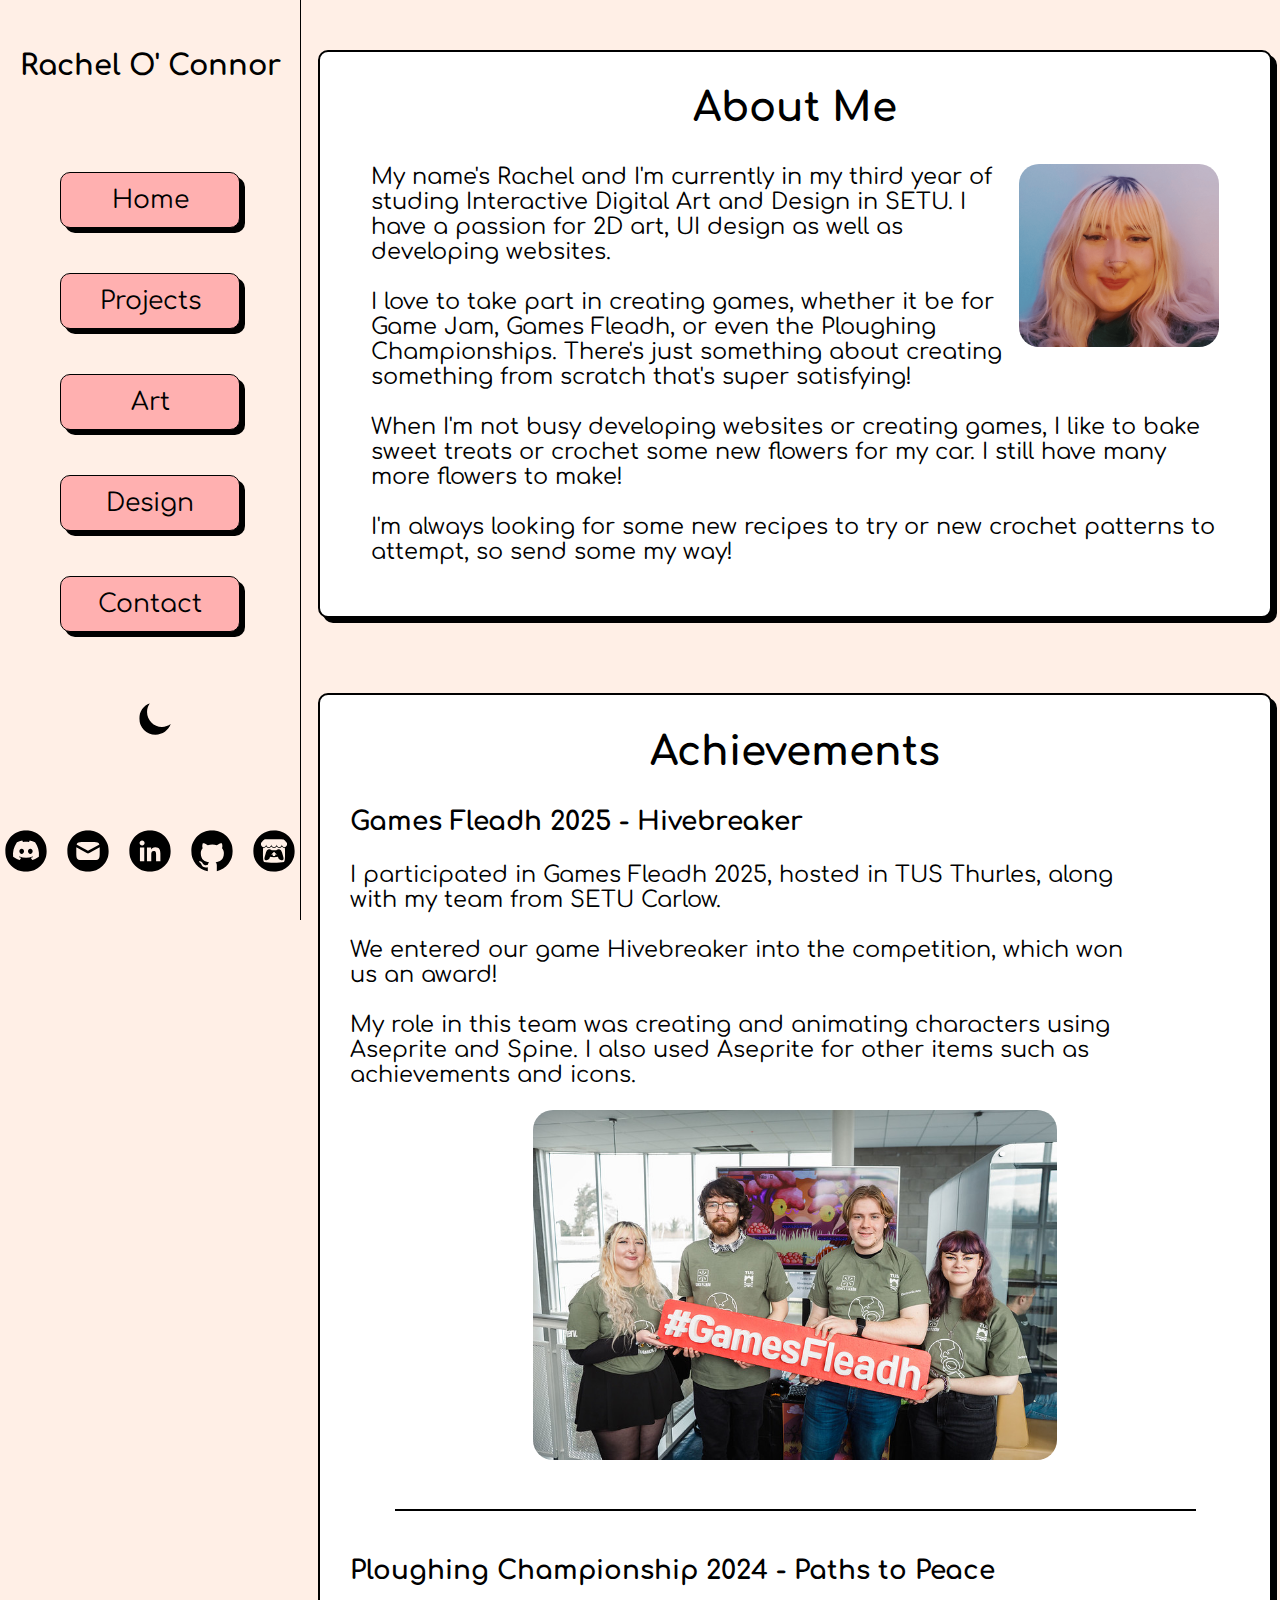
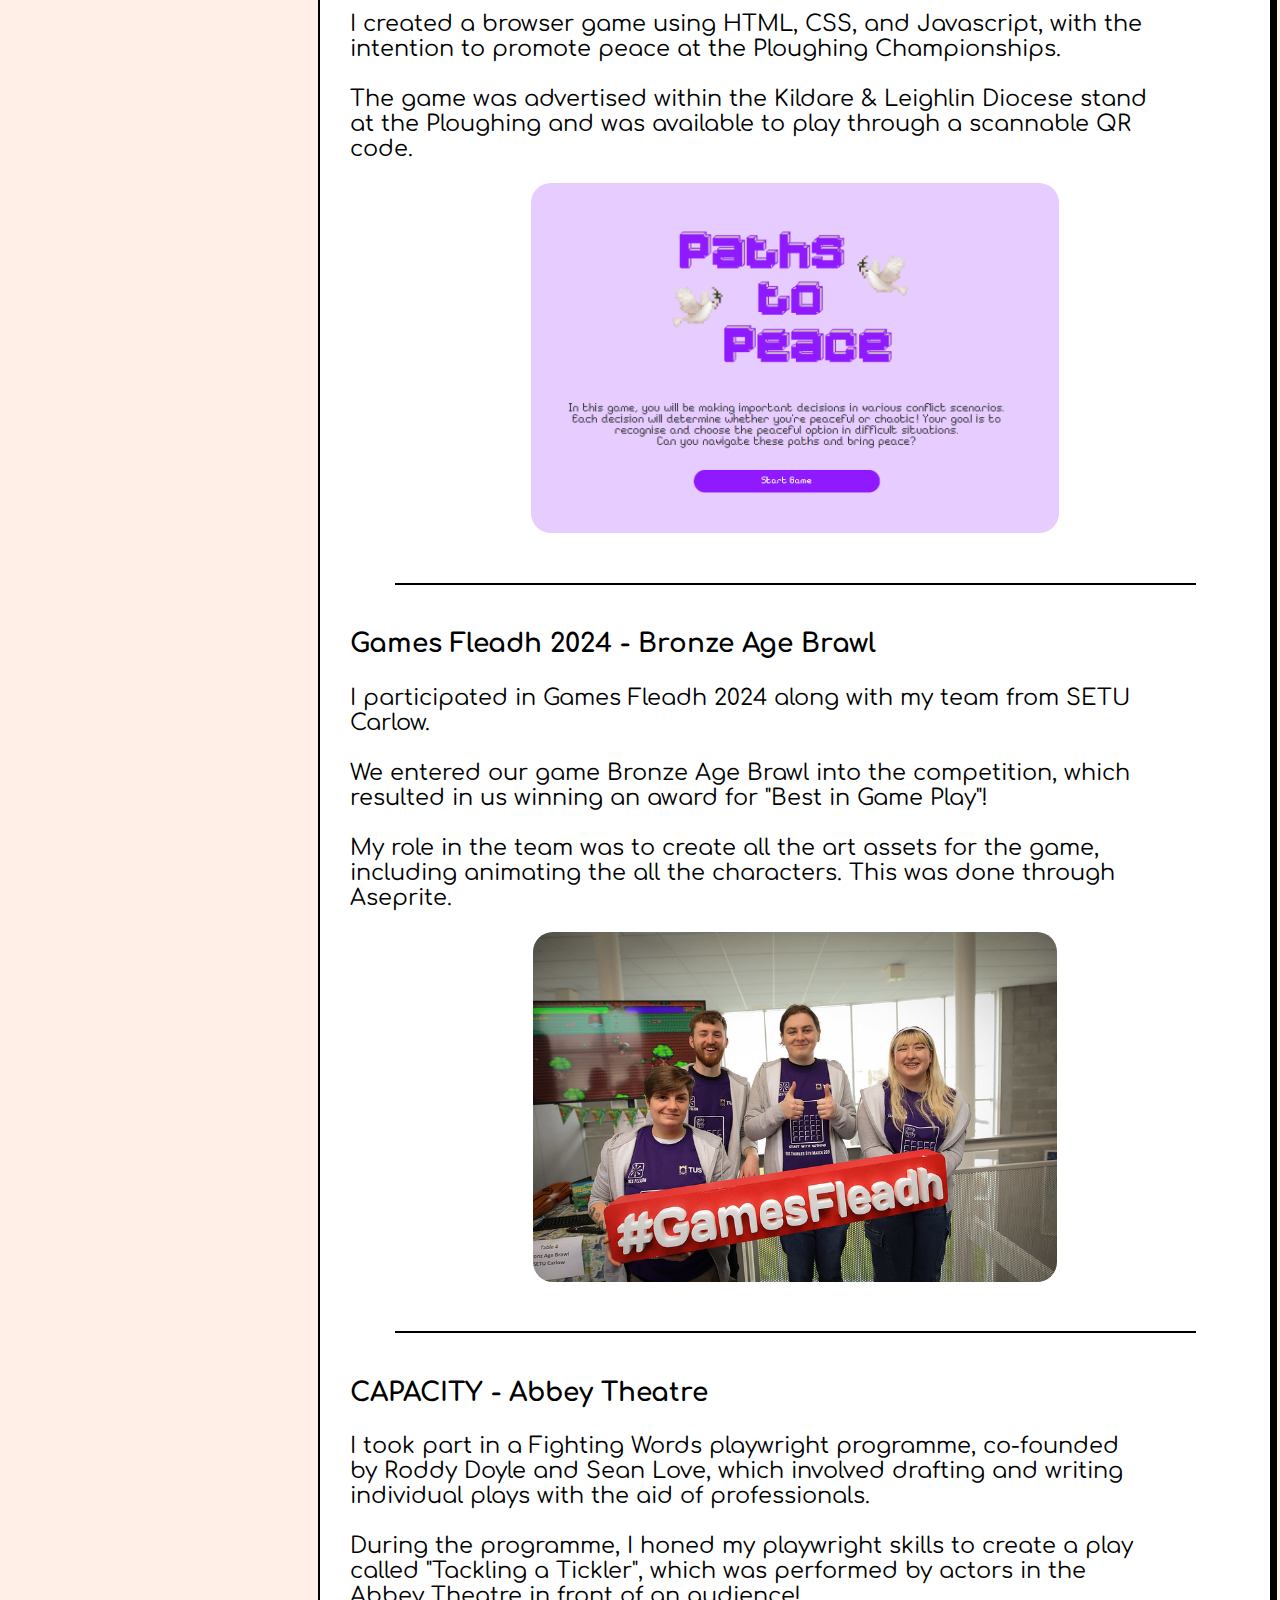
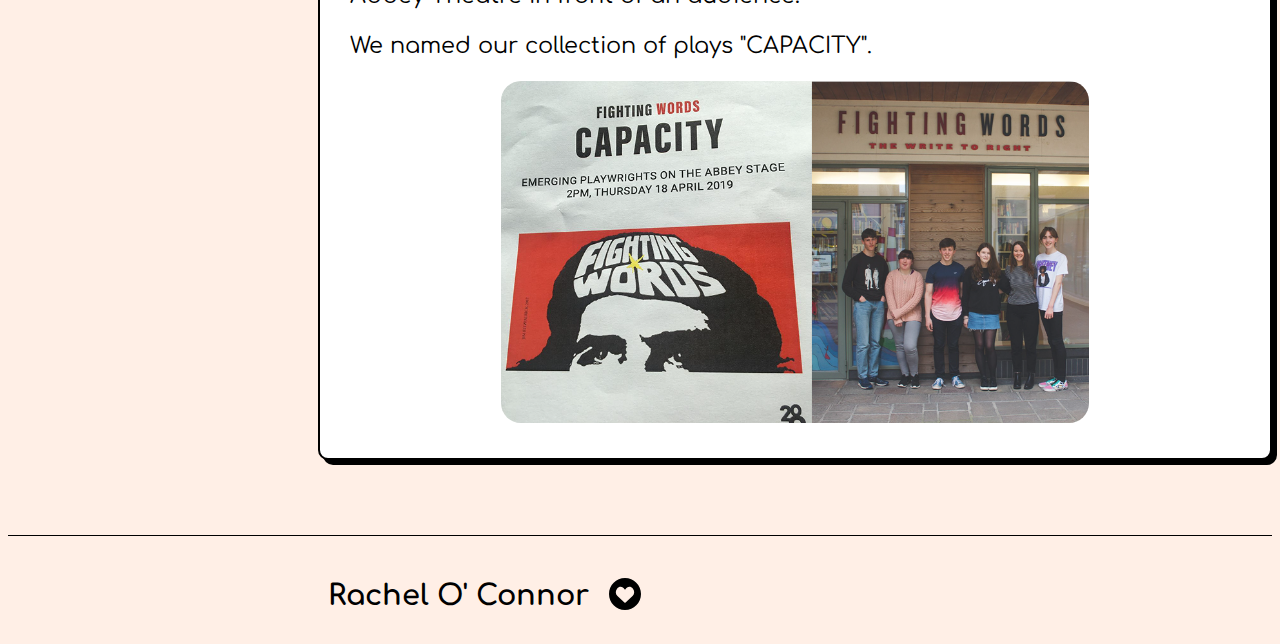
<file: index.html>
<!DOCTYPE html>
<html lang="en">

    <head>
        <meta charset="UTF-8">
        <meta name="viewport" content="width=device-width, initial-scale=1.0">
        <title>Home</title>

        <link rel="icon" href="favicon.ico" type="image/x-icon">
        <link rel="icon" type="image/png" href="assets/icons/favicon-96x96.png" sizes="96x96">

        <link rel="stylesheet" href="assets/css/screen.css">
        <link rel="stylesheet" href="assets/css/home.css">

        <link rel="preconnect" href="https://fonts.googleapis.com">
        <link rel="preconnect" href="https://fonts.gstatic.com" crossorigin>
        <link href="https://fonts.googleapis.com/css2?family=Comfortaa:wght@300..700&display=swap" rel="stylesheet">
    </head>



    <body>

    <div class="sidenav">

        <h1>Rachel O' Connor</h1>

        <div class="links">
            <a>Home</a>
            <a onclick="transitionToPage('projects.html')">Projects</a>
            <a onclick="transitionToPage('art.html')">Art</a>
            <a onclick="transitionToPage('design.html')">Design</a>
            <a onclick="transitionToPage('contact.html')">Contact</a>
        </div>

        <div class="modeButton" onclick="changeMode()">
            <img src="/assets/icons/moon.svg" alt="symbol to change from light to dark mode and vice versa" id="moon">
        </div>

        <div class="sidefooter">
            <a href="http://discordapp.com/users/536636856822005800" target="_blank" id="discord">.</a>

            <a href="mailto:racheloconnor2003@gmail.com" target="_blank" id="email">.</a>

            <a href="https://www.linkedin.com/in/racheloc2003/" target="_blank" id="linkedin">.</a>

            <a href="https://github.com/RachelOConnor" target="_blank" id="github" alt="github link">.</a>

            <a href="https://goldenhugs.itch.io/" target="_blank" id="itch" alt="itch.io link">.</a>
        </div>
        
    </div>


    <!-- ! MOBILE NAVIGATION -->

    <div id="mobileNav" class="overlay">
        <a href="javascript:void(0)" class="closebtn" onclick="closeNav()" id="closeIcon">.</a>
        <div class="overlay-content">
            <div class="links">
                <a>Home</a>
                <a onclick="transitionToPage('projects.html')">Projects</a>
                <a onclick="transitionToPage('art.html')">Art</a>
                <a onclick="transitionToPage('design.html')">Design</a>
                <a onclick="transitionToPage('contact.html')">Contact</a>
            </div>

            <div class="modeButton" onclick="changeMode()">
                <img src="/assets/icons/moon.svg" alt="symbol to change from light to dark mode and vice versa" id="moon">
            </div>

            <div class="sidefooter">

                <a href="http://discordapp.com/users/536636856822005800" target="_blank" id="discord">.</a>

                <a href="mailto:racheloconnor2003@gmail.com" target="_blank" id="email">.</a>
    
                <a href="https://www.linkedin.com/in/racheloc2003/" target="_blank" id="linkedin">.</a>
    
                <a href="https://github.com/RachelOConnor" target="_blank" id="github" alt="github link">.</a>

                <a href="https://goldenhugs.itch.io/" target="_blank" id="itch" alt="itch.io link">.</a>

            </div>

        </div>
    </div>



    <div class="nav-grid">
        <div class="nav">
            <h1>Rachel O' Connor</h1>
        </div>

        <div class="nav">
            <p id="hamburger" onclick="openNav()"><img src="assets/icons/burger.svg" alt="Hamburger icon"></p>
        </div>
    </div>

    <!-- ! MOBILE NAVIGATION -->



    <div class="section about">
        <h2>About Me</h2>

                <p>
                    <img src="./assets/img/profile.png" alt="a picture of me!" id="pfp"> 
                    My name's Rachel and I'm currently in my third year of studing Interactive Digital Art and Design in SETU.
                    I have a passion for 2D art, UI design as well as developing websites.
                    <br>
                    <br>
                    I love to take part in creating games, whether it be for Game Jam, Games Fleadh, or even the Ploughing Championships.
                    There's just something about creating something from scratch that's super satisfying!
                    <br>
                    <br>
                    When I'm not busy developing websites or creating games, I like to bake sweet treats or crochet some new flowers for my car.
                    I still have many more flowers to make!
                    <br>
                    <br>
                    I'm always looking for some new recipes to try or new crochet patterns to attempt, so send some my way!
                </p>

    </div>

    
    <div class="section">

        <h2>Achievements</h2>
        
        <div class="achievements-section">
            
            <div class="text">
                <h3>Games Fleadh 2025 - Hivebreaker</h3>
                <p>I participated in Games Fleadh 2025, hosted in TUS Thurles, along with my team from SETU Carlow. <br><br>
            We entered our game Hivebreaker into the competition, which won us an award! <br><br>
            My role in this team was creating and animating characters using Aseprite and Spine. I also used Aseprite for other items
            such as achievements and icons.</p>
            </div>

            <div class="picture">
                <img class="achievements-pic" src="assets/img/fleadh2025.jpg" alt="Image of the 4 members of the Hivebreaker team">
            </div>
            
        </div>

        <div class="section-divider"></div>

        <div class="achievements-section">
            
            <div class="text">
                <h3>Ploughing Championship 2024 - Paths to Peace</h3>
                <p>I created a browser game using HTML, CSS, and Javascript, with the intention to promote peace at the Ploughing Championships.<br><br>
                    The game was advertised within the Kildare & Leighlin Diocese stand at the Ploughing and was available to play through a scannable QR
                    code.
                </p>
            </div>

            <div class="picture">
                <img class="achievements-pic" src="assets/img/paths2peace.png" alt="A screenshot of the title screen from the game Paths to Peace">
            </div>
            
        </div>

        <div class="section-divider"></div>

        <div class="achievements-section">
            
            <div class="text">
                <h3>Games Fleadh 2024 - Bronze Age Brawl</h3>
                <p>I participated in Games Fleadh 2024 along with my team from SETU Carlow.<br><br>
                    We entered our game Bronze Age Brawl into the competition, which resulted in us winning an award for "Best in Game Play"!<br><br>
                    My role in the team was to create all the art assets for the game, including animating the all the characters. 
                    This was done through Aseprite.
                </p>
            </div>

            <div class="picture">
                <img class="achievements-pic" src="assets/img/fleadh2024.jpg" alt="Image of the 4 members of the Bronze Age Brawl team">
            </div>
            
        </div>

        <div class="section-divider"></div>

        <div class="achievements-section">
            
            <div class="text">
                <h3>CAPACITY - Abbey Theatre</h3>
                <p>I took part in a Fighting Words playwright programme, co-founded by Roddy Doyle and Sean Love, 
                    which involved drafting and writing individual plays with the aid of professionals. <br><br>
                    During the programme, I honed my playwright skills to create a play called "Tackling a Tickler",
                    which was performed by actors in the Abbey Theatre in front of an audience!<br><br>
                    We named our collection of plays "CAPACITY".
                </p>
            </div>

            <div class="picture">
                <img class="achievements-pic" src="assets/img/fightingWords.png" alt="Image of CAPACITY brochure and image of all playwrights who
                participated in the programme">
            </div>
            
        </div>

    </div>



    <div class="divider"></div>

    <div class="footer">
        <h2>Rachel O' Connor</h2>
        <a id="heart"></a>
    </div>


    <script src="assets/js/script.js"></script>
    </body>

</html>
</file>
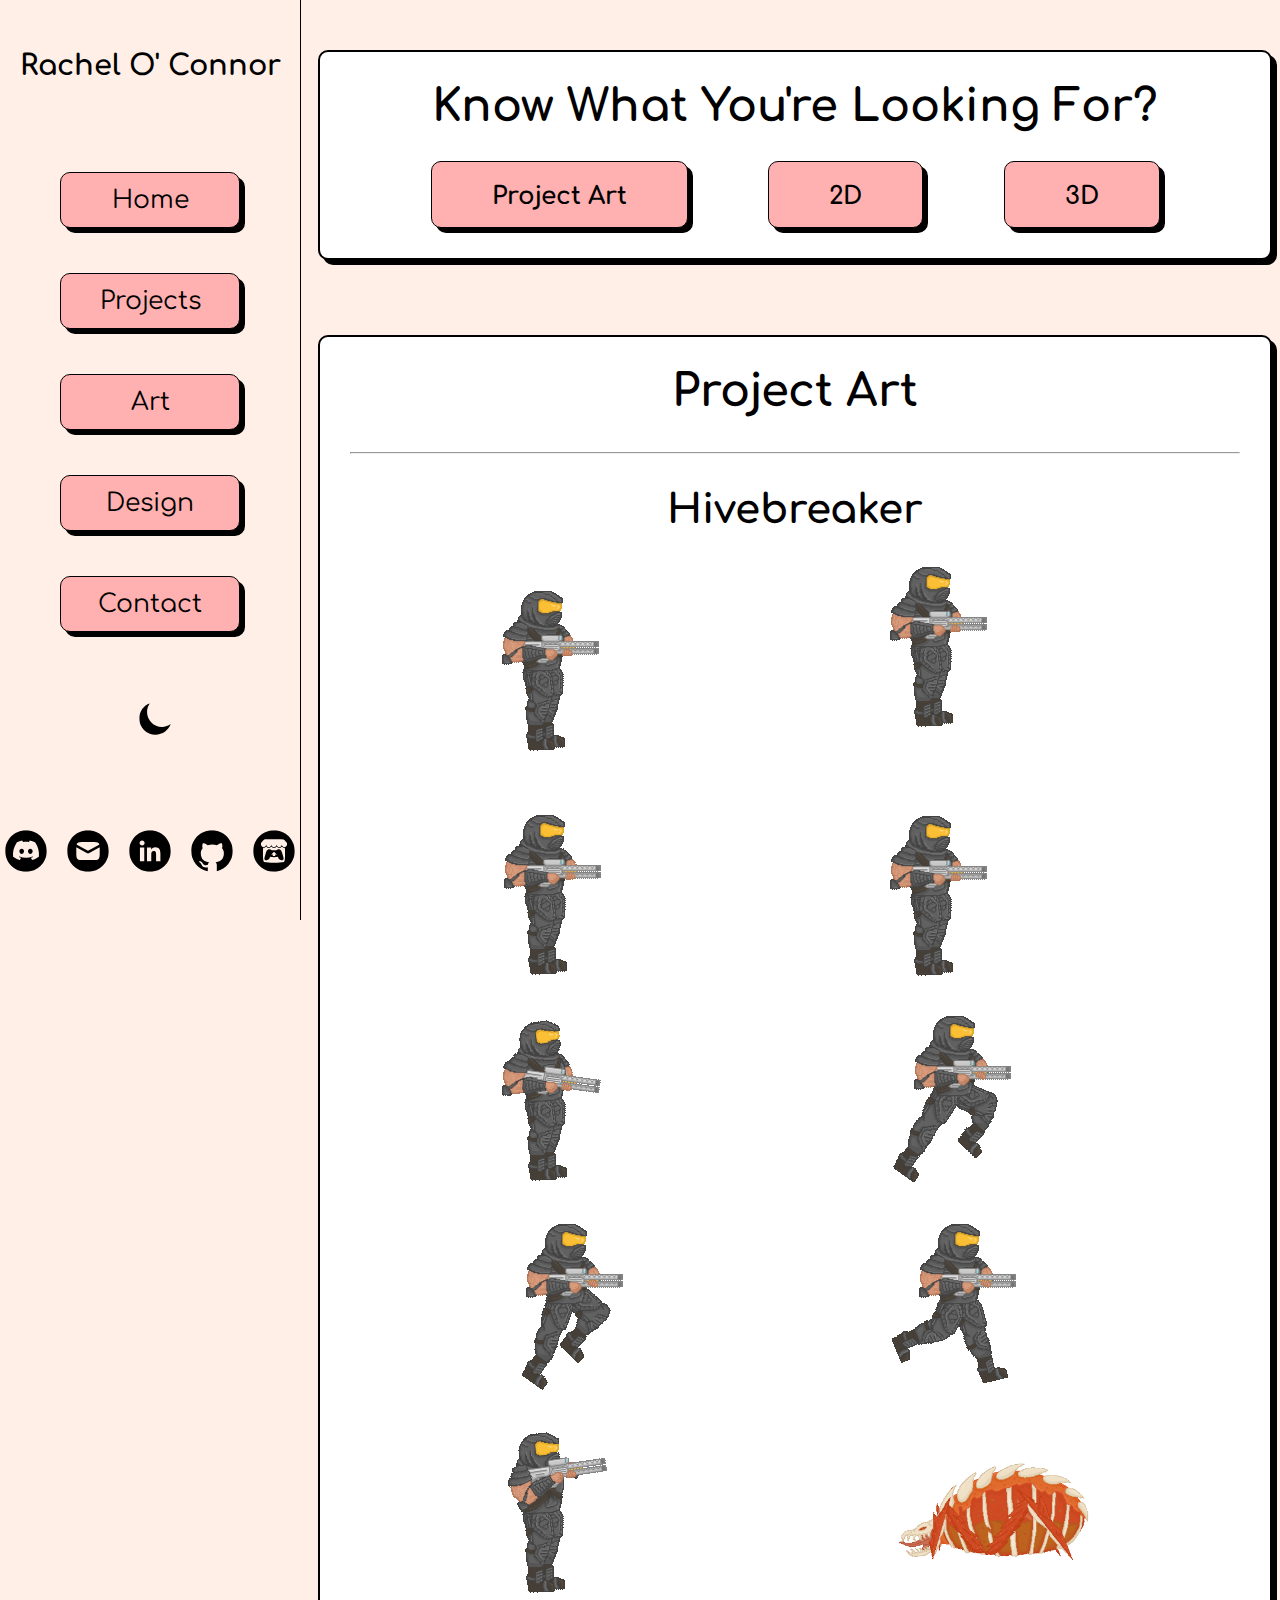
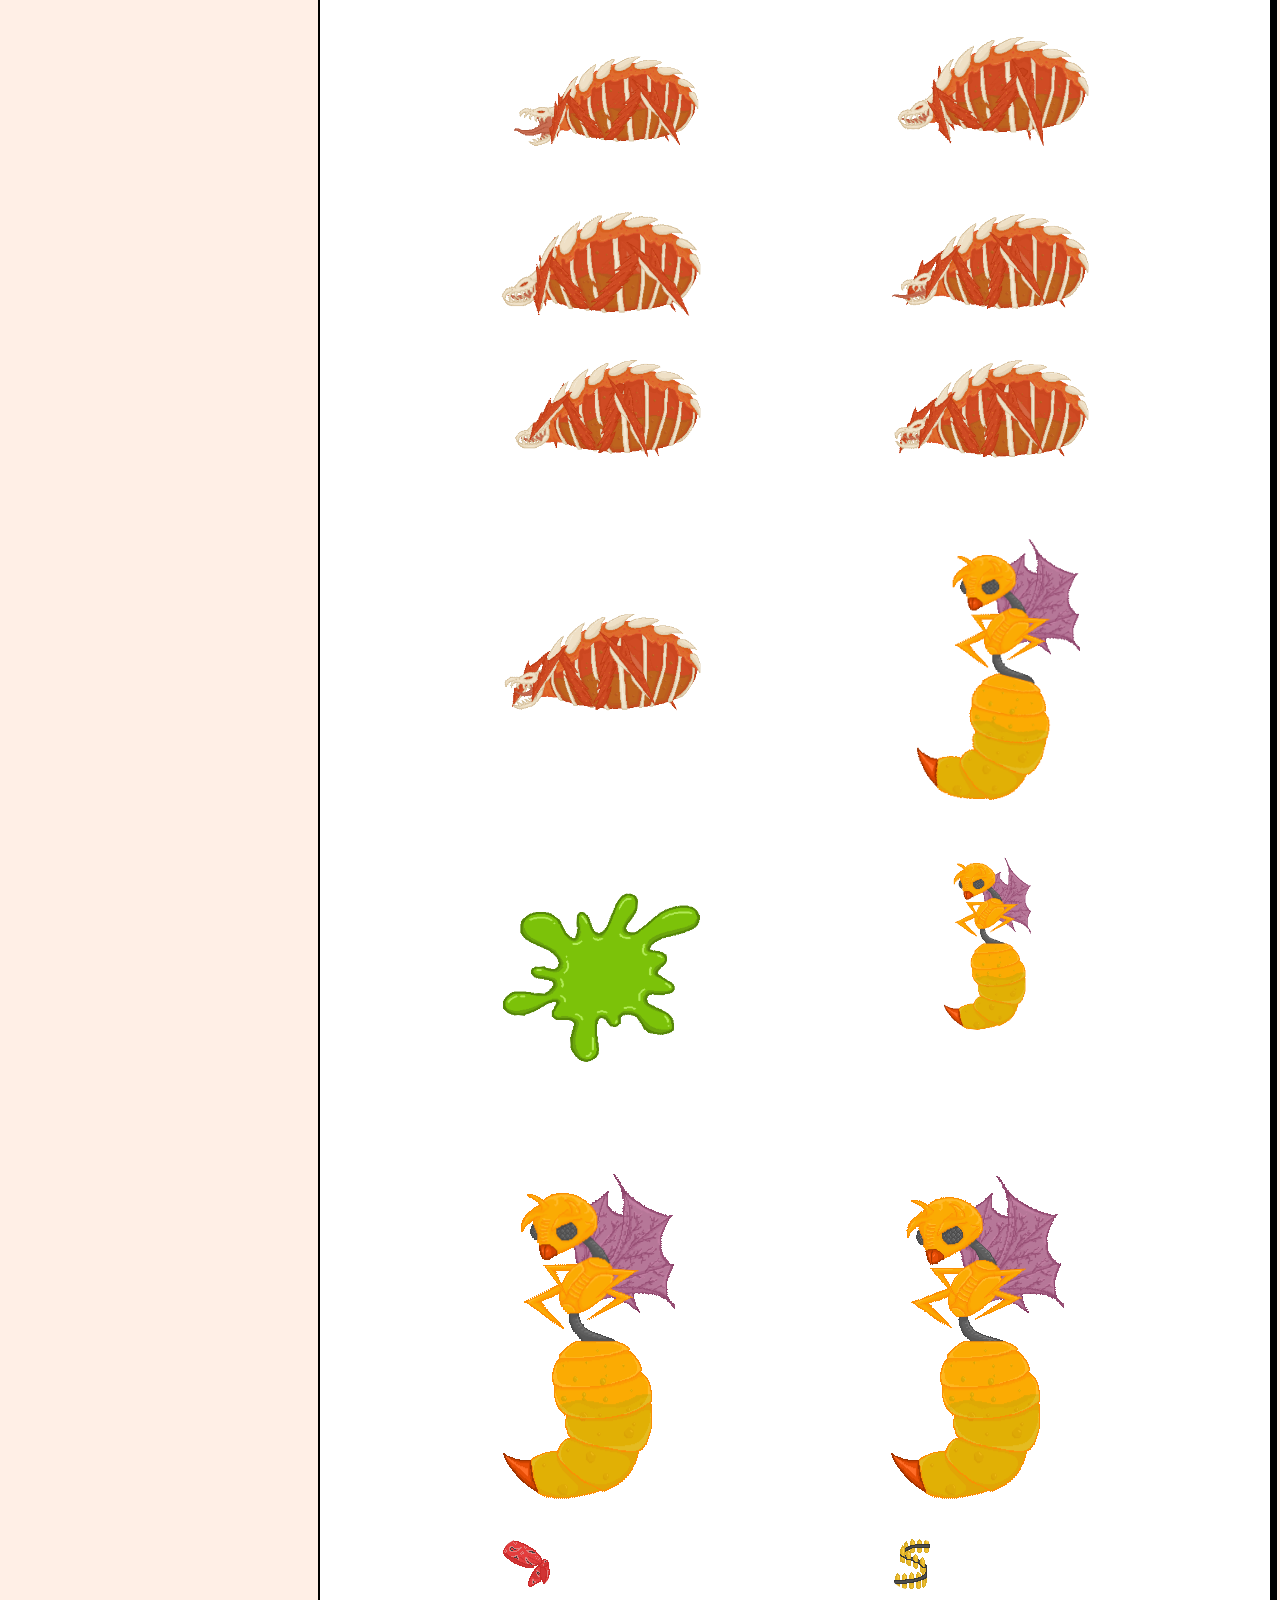
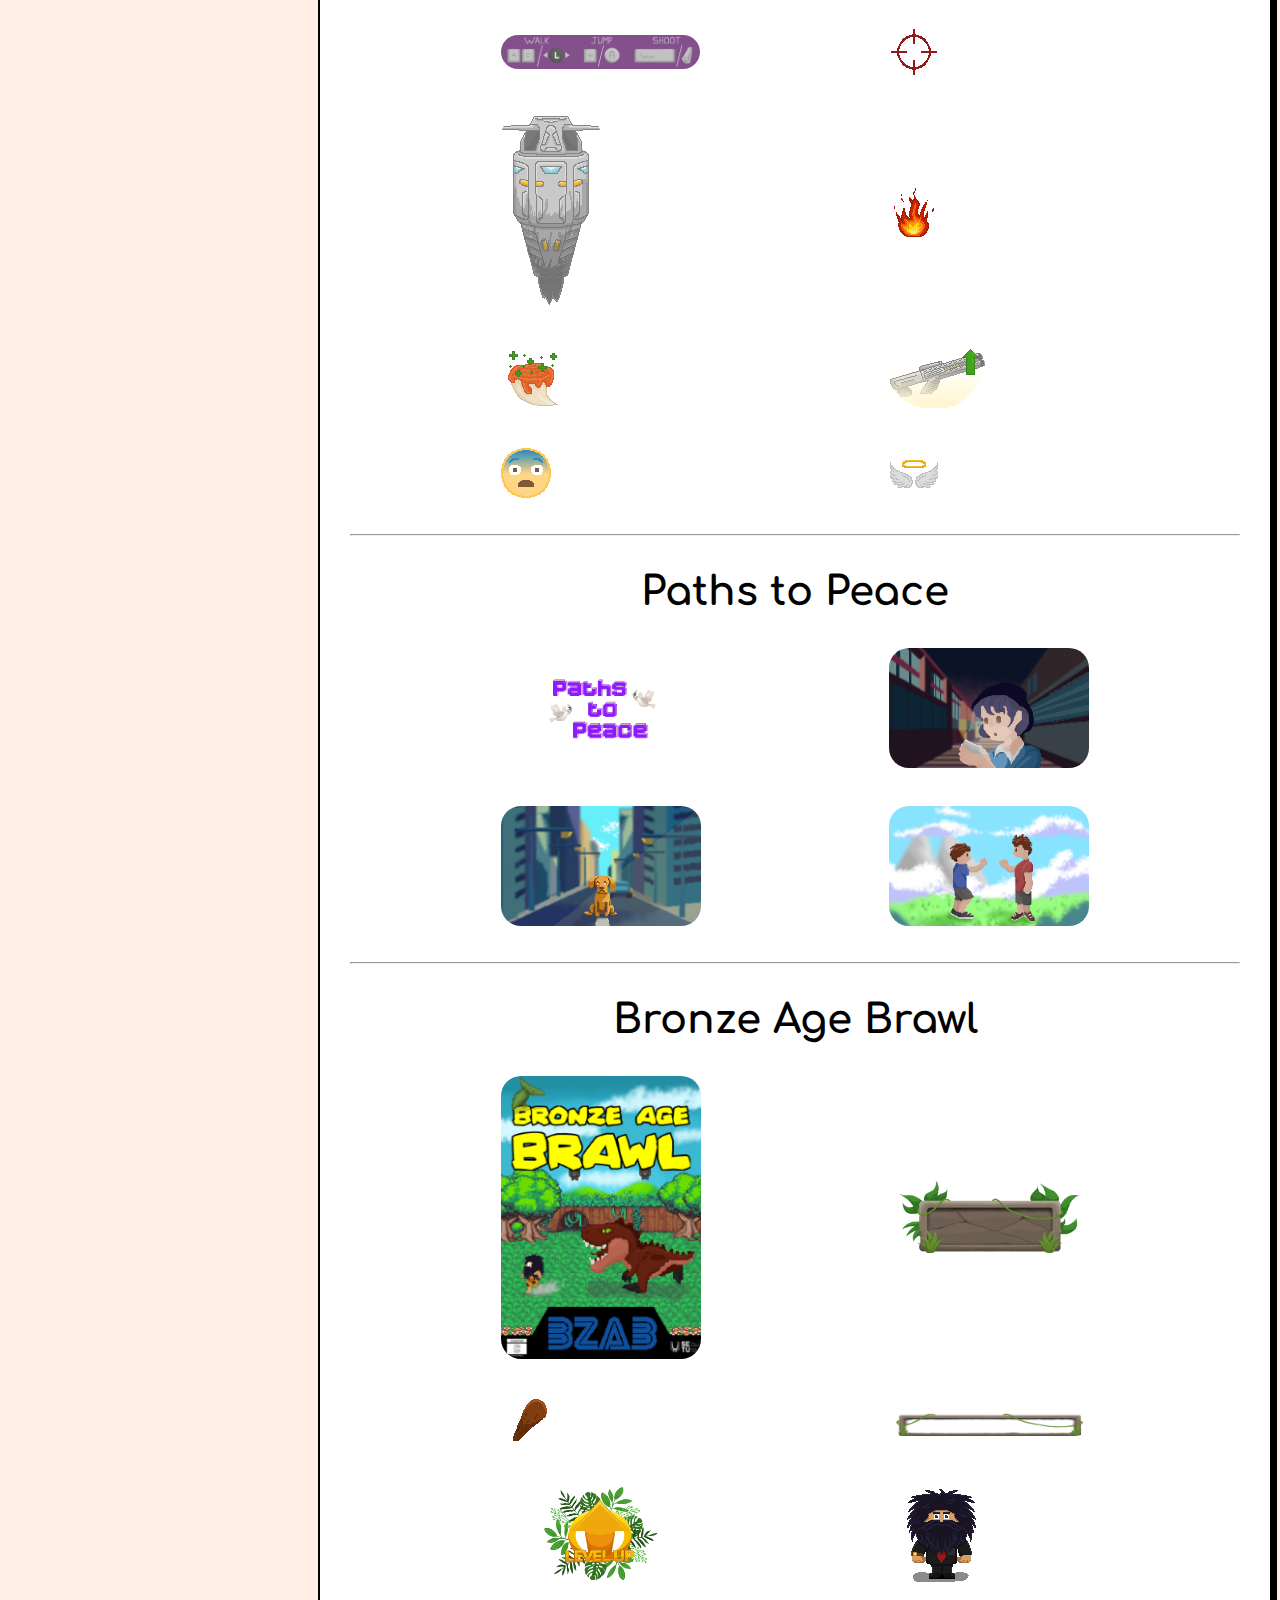
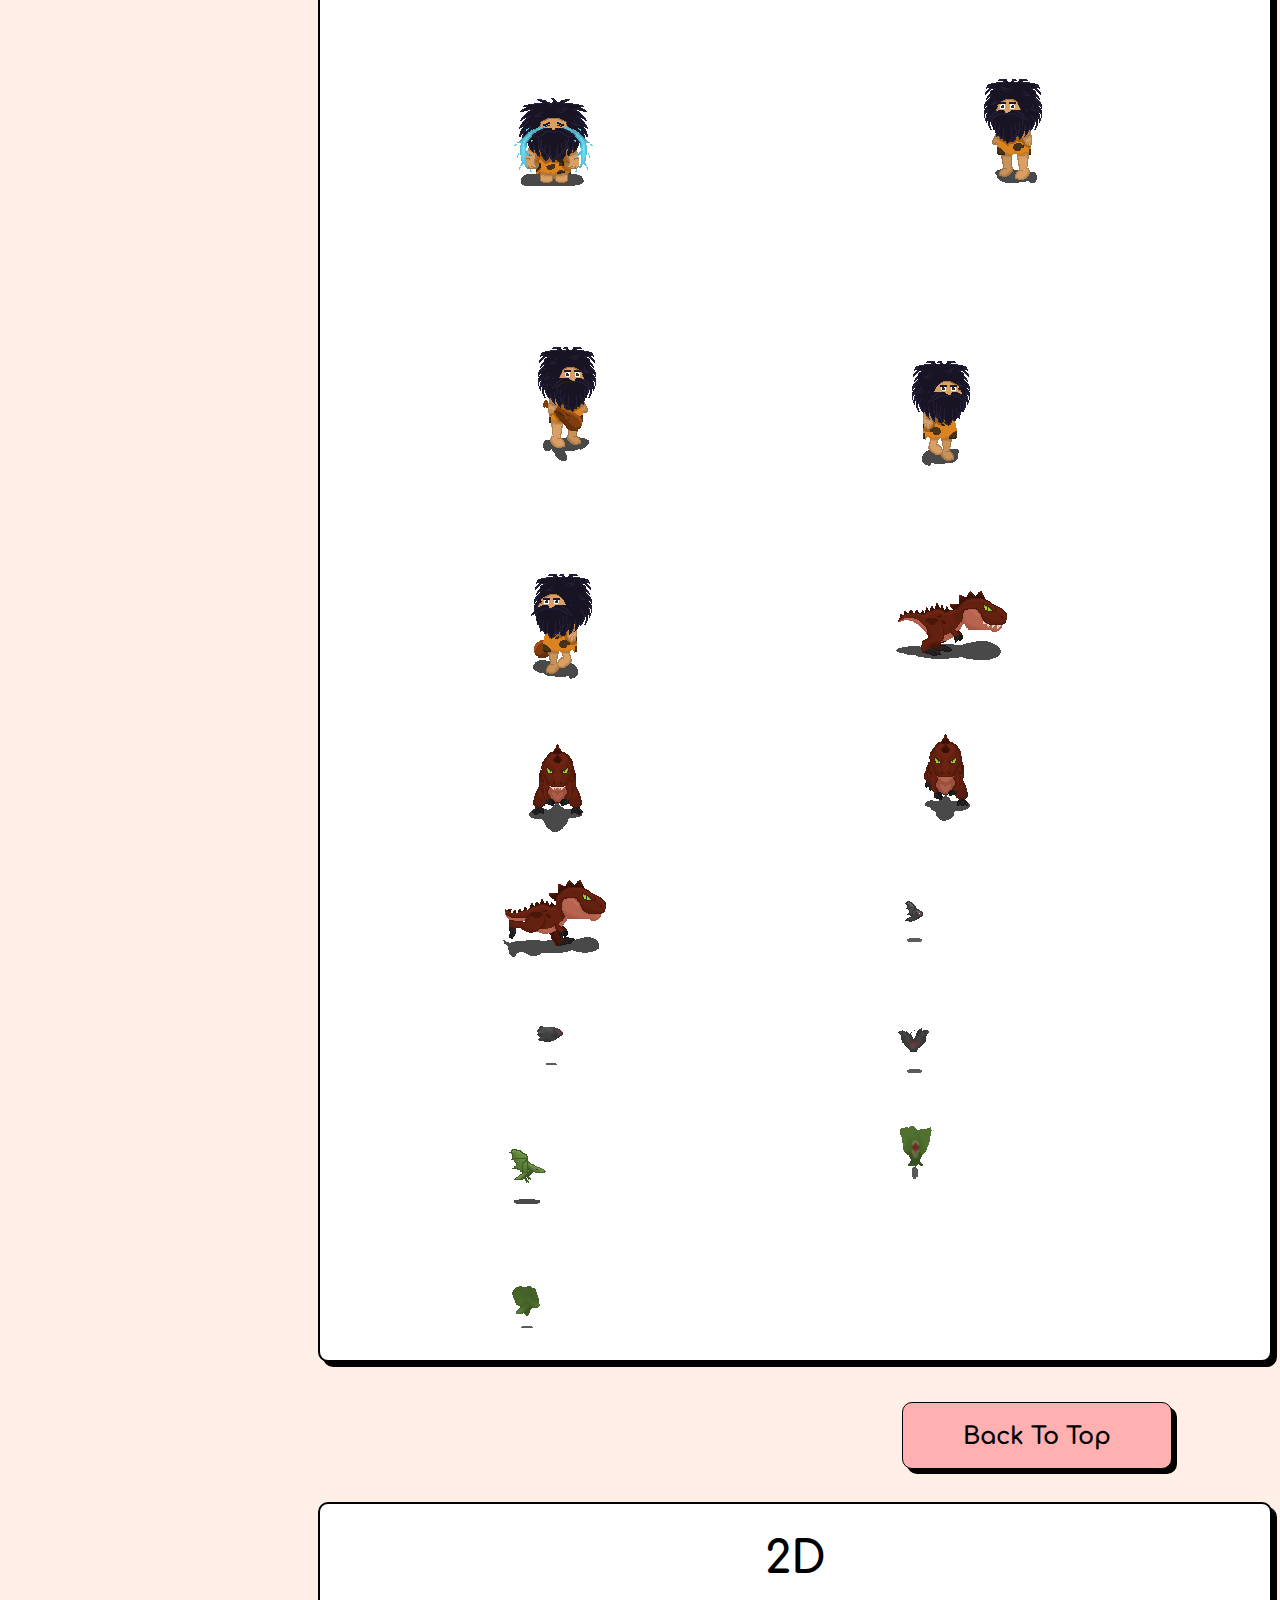
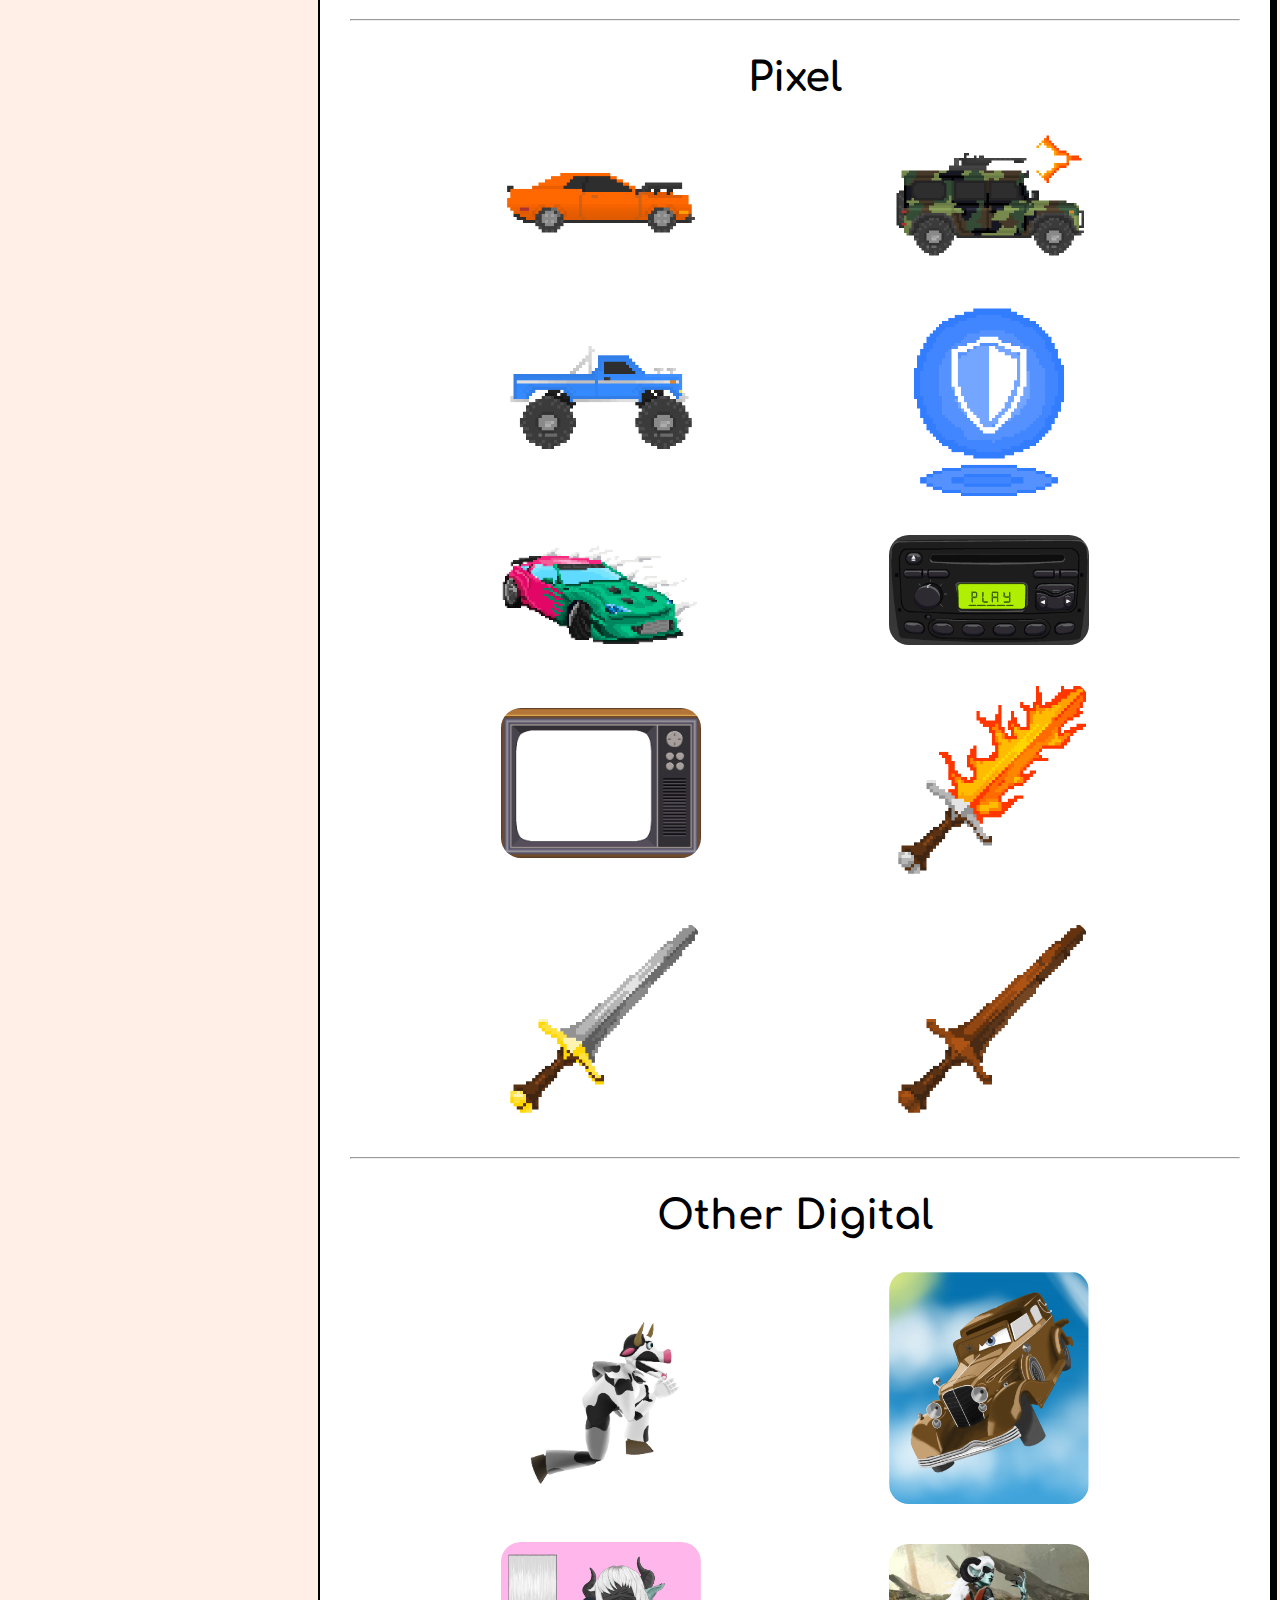
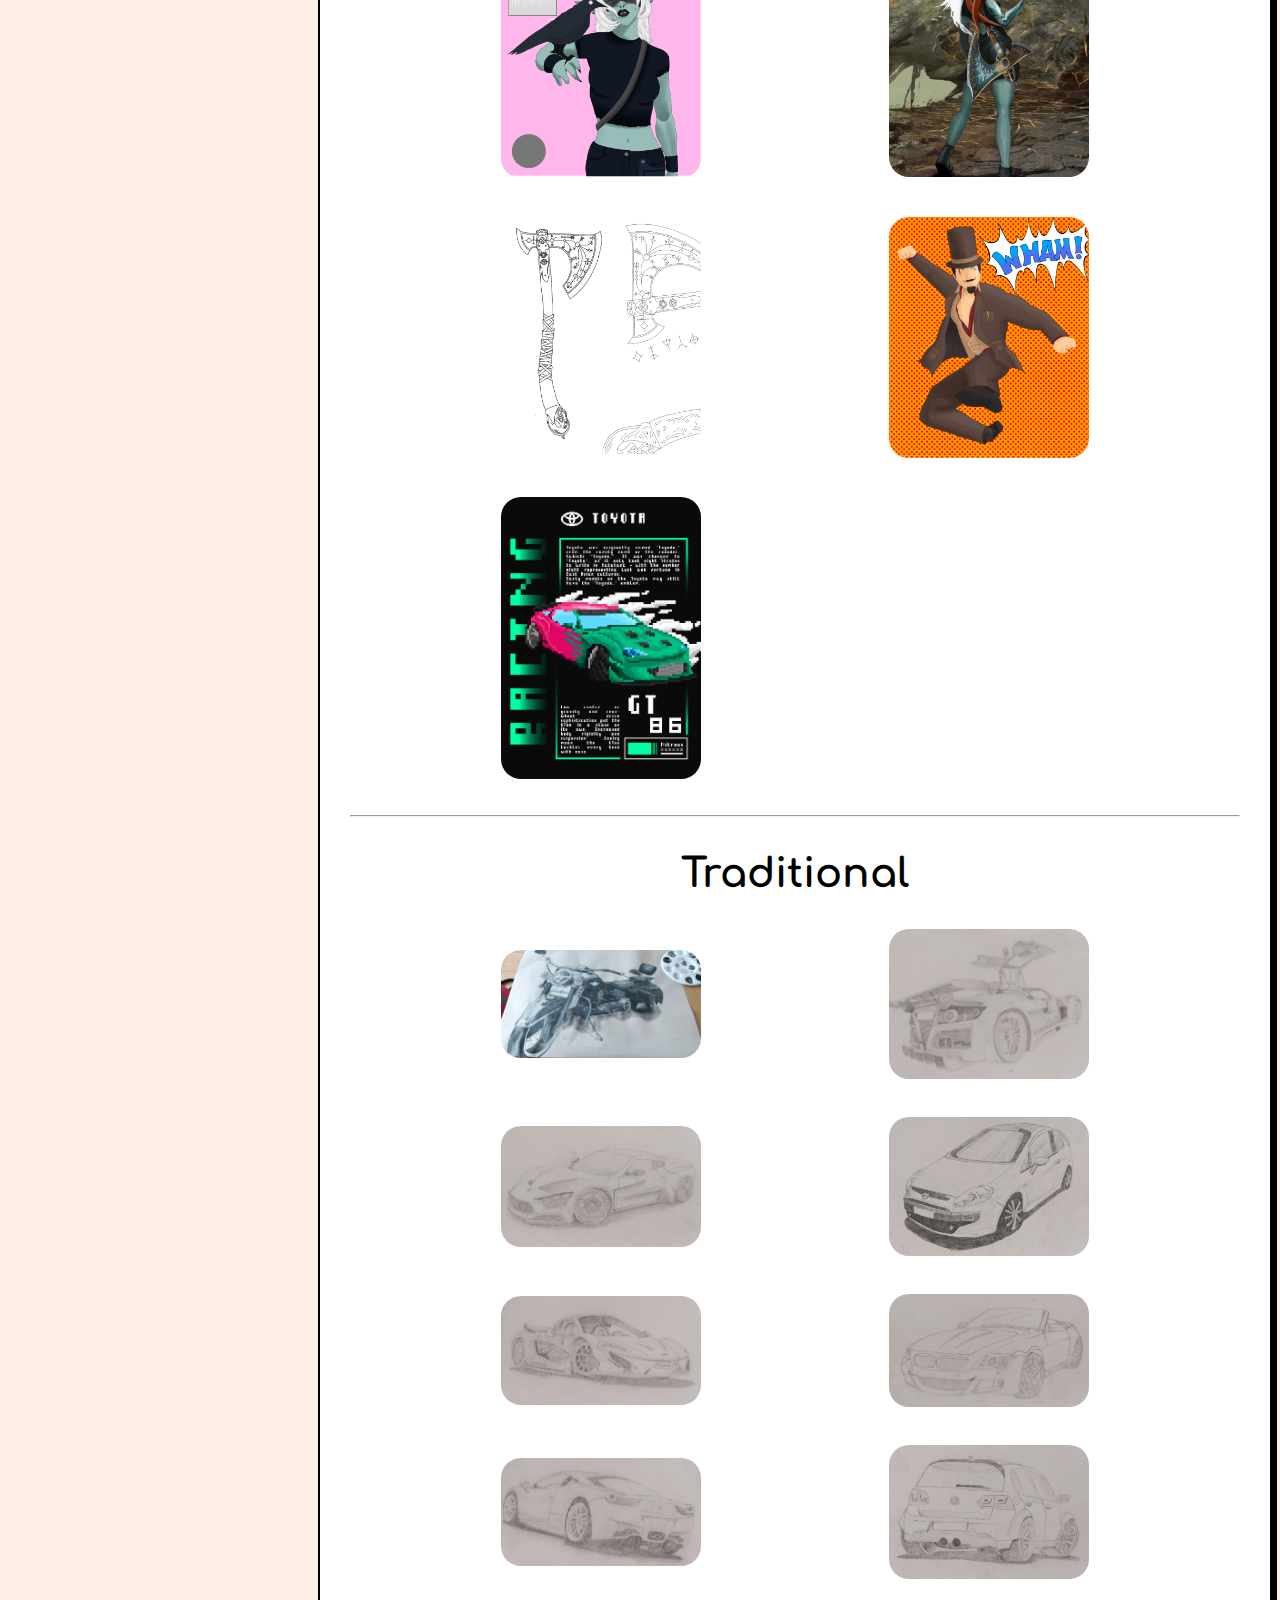
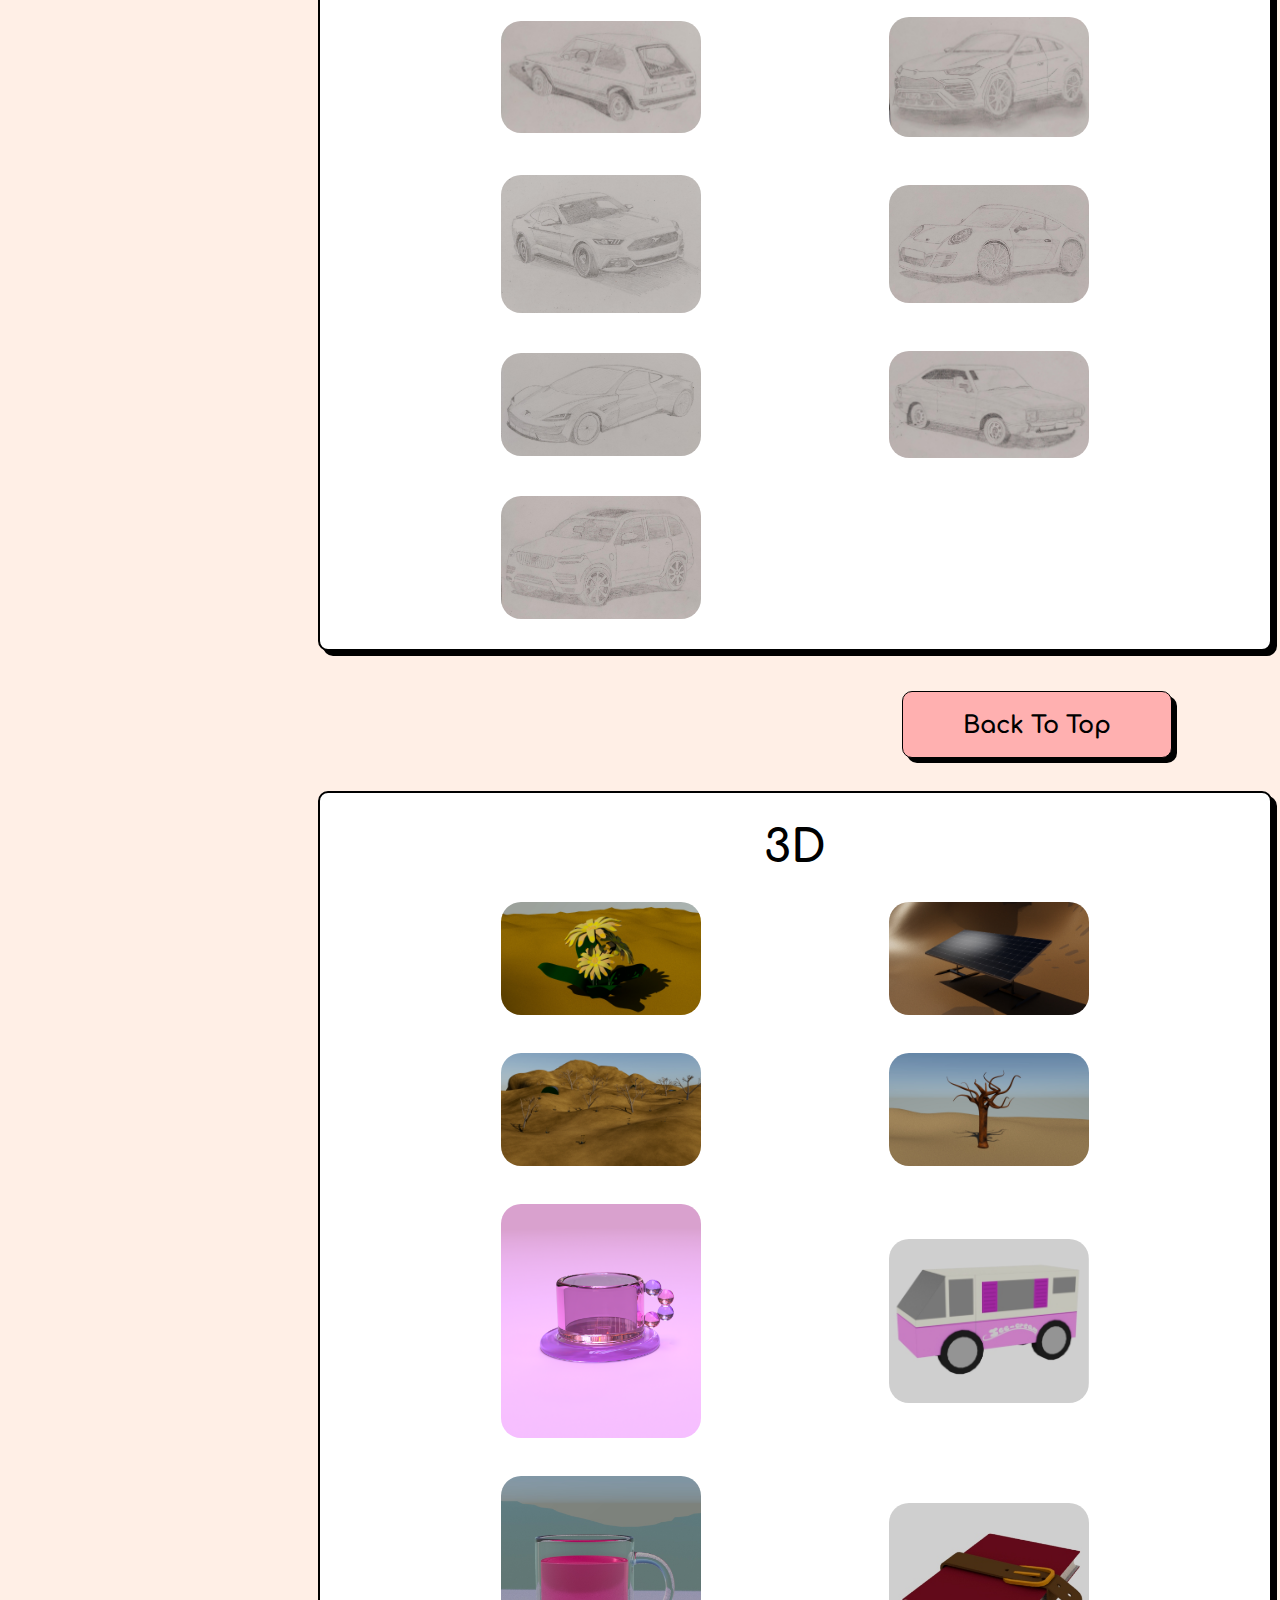
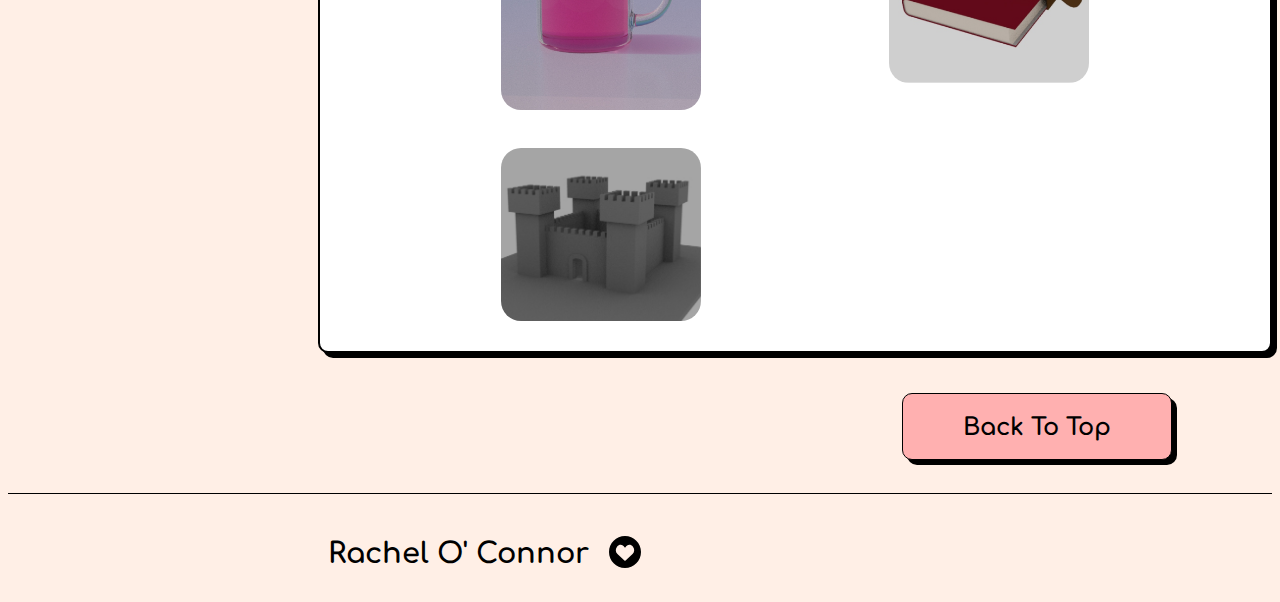
<file: art.html>
<!DOCTYPE html>
<html lang="en">

    <head>
        <meta charset="UTF-8">
        <meta name="viewport" content="width=device-width, initial-scale=1.0">
        <title>Art</title>

        <link rel="icon" href="favicon.ico" type="image/x-icon">
        <link rel="icon" type="image/png" href="assets/icons/favicon-96x96.png" sizes="96x96">

        <link rel="stylesheet" href="assets/css/screen.css">
        <link rel="stylesheet" href="assets/css/art.css">

        <link rel="preconnect" href="https://fonts.googleapis.com">
        <link rel="preconnect" href="https://fonts.gstatic.com" crossorigin>
        <link href="https://fonts.googleapis.com/css2?family=Comfortaa:wght@300..700&display=swap" rel="stylesheet">

    </head>

    <body>

        <div class="sidenav">

            <h1>Rachel O' Connor</h1>
    
            <div class="links">
                <a onclick="transitionToPage('index.html')">Home</a>
                <a onclick="transitionToPage('projects.html')">Projects</a>
                <a>Art</a>
                <a onclick="transitionToPage('design.html')">Design</a>
                <a onclick="transitionToPage('contact.html')">Contact</a>
            </div>
    
            <div class="modeButton" onclick="changeMode()">
                <img alt="symbol to change from light to dark mode and vice versa" id="moon">
            </div>
    
            <div class="sidefooter">
                <a href="http://discordapp.com/users/536636856822005800" target="_blank" id="discord">.</a>
    
                <a href="mailto:racheloconnor2003@gmail.com" target="_blank" id="email">.</a>
    
                <a href="https://www.linkedin.com/in/racheloc2003/" target="_blank" id="linkedin">.</a>
    
                <a href="https://github.com/RachelOConnor" target="_blank" id="github" alt="github link">.</a>

                <a href="https://goldenhugs.itch.io/" target="_blank" id="itch" alt="itch.io link">.</a>
            </div>
            
        </div>

                <!-- ! MOBILE NAVIGATION -->

                <div id="mobileNav" class="overlay">
                    <a href="javascript:void(0)" class="closebtn" onclick="closeNav()" id="closeIcon">.</a>
                    <div class="overlay-content">
                        <div class="links">
                            <a onclick="transitionToPage('index.html')">Home</a>
                            <a onclick="transitionToPage('projects.html')">Projects</a>
                            <a>Art</a>
                            <a onclick="transitionToPage('design.html')">Design</a>
                            <a onclick="transitionToPage('contact.html')">Contact</a>
                        </div>
            
                        <div class="modeButton" onclick="changeMode()">
                            <img src="/assets/icons/moon.svg" alt="symbol to change from light to dark mode and vice versa" id="moon">
                        </div>
            
                        <div class="sidefooter">
            
                            <a href="http://discordapp.com/users/536636856822005800" target="_blank" id="discord">.</a>
            
                            <a href="mailto:racheloconnor2003@gmail.com" target="_blank" id="email">.</a>
                
                            <a href="https://www.linkedin.com/in/racheloc2003/" target="_blank" id="linkedin">.</a>
                
                            <a href="https://github.com/RachelOConnor" target="_blank" id="github" alt="github link">.</a>

                            <a href="https://goldenhugs.itch.io/" target="_blank" id="itch" alt="itch.io link">.</a>
            
                        </div>
            
                    </div>
                </div>
            
            
            
                <div class="nav-grid">
                    <div class="nav">
                        <h1>Rachel O' Connor</h1>
                    </div>
            
                    <div class="nav">
                        <p id="hamburger" onclick="openNav()"><img src="assets/icons/burger.svg" alt="Hamburger icon"></p>
                    </div>
                </div>
            
                <!-- ! MOBILE NAVIGATION -->


        <div class="section" id="top">
            <h1>Know What You're Looking For?</h1>

            <div class="buttons">
                <a href="#projects" class="btn">Project Art</a>
                <a href="#2d" class="btn">2D</a>
                <a href="#3d" class="btn">3D</a>
            </div>
        </div>


        <div class="section adjust" id="projects">
            <h1>Project Art</h1>

            <hr>
            <h2>Hivebreaker</h2>

            <div class="art-container">
                <!-- !HIVEBREAKER ART -->
                <div>
                    <img class="resize" src="assets/art/aim.gif" alt="Mason aiming">
                </div>

                <div>
                    <img class="resize" src="assets/art/death.gif" alt="Mason dying">
                </div>

                <div>
                    <img class="resize" src="assets/art/idle1.gif" alt="Mason's idle number 1">
                </div>

                <div>
                    <img class="resize" src="assets/art/idle2.gif" alt="Mason's idle number 2">
                </div>

                <div>
                    <img class="resize" src="assets/art/idle3.gif" alt="Mason's idle number 3">
                </div>

                <div>
                    <img class="resize" src="assets/art/jump-moving.gif" alt="Mason jumping while moving">
                </div>

                <div>
                    <img class="resize" src="assets/art/jump-stationary.gif" alt="Mason jumping">
                </div>

                <div>
                    <img class="resize" src="assets/art/run.gif" alt="Mason running">
                </div>

                <div>
                    <img class="resize" src="assets/art/shoot.gif" alt="Mason shooting">
                </div>

                <div>
                    <img class="resize" src="assets/art/antAttack1.gif" alt="Forizoa attack number 1">
                </div>

                <div>
                    <img class="resize" src="assets/art/antAttack2.gif" alt="Forizoa attack number 2">
                </div>

                <div>
                    <img class="resize" src="assets/art/antDeath.gif" alt="Forizoa death">
                </div>

                <div>
                    <img class="resize" src="assets/art/antIdle.gif" alt="Forizoa idle">
                </div>

                <div>
                    <img class="resize" src="assets/art/antWalk1.gif" alt="Forizoa walk number 1">
                </div>

                <div>
                    <img class="resize" src="assets/art/antWalk2.gif" alt="Forizoa walk number 2">
                </div>

                <div>
                    <img class="resize" src="assets/art/antWalk3.gif" alt="Forizoa walk number 3">
                </div>

                <div>
                    <img class="resize" src="assets/art/antWalk4.gif" alt="Forizoa walk number 4">
                </div>

                <div>
                    <img class="resize" src="assets/art/waspAttack.gif" alt="Vespura attack">
                </div>

                <div>
                    <img class="resize" src="assets/art/waspDeath1.gif" alt="Vespura death number 1">
                </div>

                <div>
                    <img class="resize" src="assets/art/waspDeath2.gif" alt="Vespura death number 2">
                </div>

                <div>
                    <img class="resize" src="assets/art/waspFly1.gif" alt="Vespura flying number 1">
                </div>

                <div>
                    <img class="resize" src="assets/art/waspFly2.gif" alt="Vespura flying number 2">
                </div>

                <div>
                    <img class="resize" src="assets/art/bandana.png" alt="Bandana icon">
                </div>

                <div>
                    <img class="resize" src="assets/art/bullet chain.png" alt="Bullet chain icon">
                </div>

                <div>
                    <img class="resize" src="assets/art/controls.png" alt="Controls popup">
                </div>

                <div>
                    <img class="resize" src="assets/art/crosshair.png" alt="Crosshair icon">
                </div>

                <div>
                    <img class="resize" src="assets/art/drop pod.png" alt="Drop pod">
                </div>

                <div>
                    <img class="resize" src="assets/art/fire.png" alt="Fire icon">
                </div>

                <div>
                    <img class="resize" src="assets/art/meds.png" alt="Medkit">
                </div>

                <div>
                    <img class="resize" src="assets/art/shiny gun w arrow.png" alt="Gun upgrade icon">
                </div>

                <div>
                    <img class="resize" src="assets/art/shockface.png" alt="Shocked face icon">
                </div>

                <div>
                    <img class="resize" src="assets/art/wings.png" alt="Wings icon">
                </div>
                

            </div>

            <hr>
            <h2>Paths to Peace</h2>

            <div class="art-container">
                <!-- !P2P ART -->
                <div>
                    <img class="resize" src="assets/art/title.png" alt="The title of Paths to Peace">
                </div>

                <div>
                    <img class="resize" src="assets/art/mediaScenario.png" alt="A scenario image from the Paths to Peace game">
                </div>

                <div>
                    <img class="resize" src="assets/art/dogScenario.png" alt="A scenario image from the Paths to Peace game">
                </div>

                <div>
                    <img class="resize" src="assets/art/argueScenario.png" alt="A scenario image from the Paths to Peace game">
                </div>
            </div>

            <hr>
            <h2>Bronze Age Brawl</h2>

            <div class="art-container">
                <!-- !BZAB ART -->
                <div>
                    <img class="resize" src="assets/art/bzabPoster.png" alt="A poster of the game Bronze Age Brawl">
                </div>

                <div>
                    <img class="resize" src="assets/art/button.png" alt="A stone UI button">
                </div>

                <div>
                    <img class="resize" src="assets/art/club.png" alt="The main character (Wilson)'s club">
                </div>

                <div>
                    <img class="resize" src="assets/art/health.png" alt="A health bar">
                </div>

                <div>
                    <img class="resize" src="assets/art/levelUp.png" alt="A level up icon">
                </div>

                <div>
                    <img class="resize" src="assets/art/suit.png" alt="Wilson in a suit">
                </div>

                <div>
                    <img class="resize" src="assets/art/wilsonCry.gif" alt="Wilson crying - it's his death animation">
                </div>

                <div>
                    <img class="resize" src="assets/art/wilsonAttack.gif" alt="Wilson attacking">
                </div>

                <div>
                    <img class="resize" src="assets/art/wilsonClubAttack.gif" alt="Wilson attacking with his club">
                </div>

                <div>
                    <img class="resize" src="assets/art/wilsonWalk.gif" alt="Wilson walking">
                </div>

                <div>
                    <img class="resize" src="assets/art/wilsonClubWalk.gif" alt="Wilson walking with his club">
                </div>

                <div>
                    <img class="resize" src="assets/art/dinoAttackSide.gif" alt="Terry the dinosaur attacking - side view">
                </div>

                <div>
                    <img class="resize" src="assets/art/dinoAttackFront.gif" alt="Terry the dinosaur attacking - front view">
                </div>

                <div>
                    <img class="resize" src="assets/art/dinoFrontWalk.gif" alt="Terry the dinosaur walking - front view">
                </div>

                <div>
                    <img class="resize" src="assets/art/dinoSideWalk.gif" alt="Terry the dinosaur walking - side view">
                </div>

                <div>
                    <img class="resize" src="assets/art/batSide.gif" alt="Bat flying - side view">
                </div>

                <div>
                    <img class="resize" src="assets/art/batAttack.gif" alt="Bat attacking - side view">
                </div>

                <div>
                    <img class="resize" src="assets/art/batDeath.gif" alt="Bat dying - front view">
                </div>

                <div>
                    <img class="resize" src="assets/art/flyDinoFlySide.gif" alt="Flying dino flying - side view">
                </div>

                <div>
                    <img class="resize" src="assets/art/flyDinoAttack.gif" alt="Flying dino attacking - front view">
                </div>

                <div>
                    <img class="resize" src="assets/art/flyDinoDeath.gif" alt="Flying dino dying - side view">
                </div>

            </div>

        </div>

        <a href="#top" class="btn backToTop">Back To Top</a>

        <div class="section adjust" id="2d">
            <h1>2D</h1>

            <hr>
            <h2>Pixel</h2>

            <div class="art-container">
                <!-- !PIXEL ART -->
                <div>
                    <img class="resize" src="assets/art/orangeCar.gif" alt="An animated orange pixel car">
                </div>

                <div>
                    <img class="resize" src="assets/art/suv.gif" alt="An animated camo suv shooting">
                </div>

                <div>
                    <img class="resize" src="assets/art/truck.gif" alt="An animated monster truck">
                </div>

                <div>
                    <img class="resize" src="assets/art/shield.gif" alt="An animated shield pickup">
                </div>

                <div>
                    <img class="resize" src="assets/art/pixelCar.png" alt="A green and pink pixel car">
                </div>

                <div>
                    <img class="resize" src="assets/art/radio.png" alt="A car radio menu screen">
                </div>

                <div>
                    <img class="resize" src="assets/art/tv.png" alt="A large pixel TV frame">
                </div>

                <div>
                    <img class="resize" src="assets/art/fireSword.png" alt="A flame sword">
                </div>

                <div>
                    <img class="resize" src="assets/art/ironSword.png" alt="An iron sword">
                </div>

                <div>
                    <img class="resize" src="assets/art/woodSword.png" alt="A wooden sword">
                </div>
            </div>

            <hr>
            <h2>Other Digital</h2>

            <div class="art-container">
                <!-- !OTHER DIGITAL ART -->
                <div>
                    <img class="resize" src="assets/art/cow.gif" alt="An animated cow">
                </div>

                <div>
                    <img class="resize" src="assets/art/pixarCar.png" alt="A car created in the Pixar movie 'Cars' style">
                </div>

                <div>
                    <img class="resize" src="assets/art/revnaMockup.png" alt="A character named Revna - mockup">
                </div>

                <div>
                    <img class="resize" src="assets/art/revnaFinal.png" alt="A character named Revna - final piece">
                </div>

                <div>
                    <img class="resize" src="assets/art/axe.png" alt="An axe made for the character Revna">
                </div>

                <div>
                    <img class="resize" src="assets/art/carAsGuy.png" alt="A man created based off of the previous Pixar style car">
                </div>

                <div>
                    <img class="resize" src="assets/art/carPoster.png" alt="A graphic design poster of a car">
                </div>
            </div>

            <hr>
            <h2>Traditional</h2>

            <div class="art-container">
                <!-- !TRADITIONAL ART -->
                <div>
                    <img class="resize" src="assets/art/motorbike.png" alt="A watercolour Harley Davidson">
                </div>

                <div>
                    <img class="resize" src="assets/art/gumpert.jpg" alt="A Gumpert Apollo Enraged">
                </div>

                <div>
                    <img class="resize" src="assets/art/zenvo.jpg" alt="A Zenvo ST1">
                </div>

                <div>
                    <img class="resize" src="assets/art/punto.jpg" alt="A Fiat Punto">
                </div>

                <div>
                    <img class="resize" src="assets/art/mclaren.jpg" alt="A McLaren P1">
                </div>

                <div>
                    <img class="resize" src="assets/art/bmw.jpg" alt="A BMW M6">
                </div>

                <div>
                    <img class="resize" src="assets/art/ferrari.jpg" alt="A Ferrari 458 Italia">
                </div>

                <div>
                    <img class="resize" src="assets/art/golfGTI.jpg" alt="A Volkswagen Golf GTI">
                </div>

                <div>
                    <img class="resize" src="assets/art/golfGTI1.jpg" alt="A Volkswagen Golf GTI MK1">
                </div>

                <div>
                    <img class="resize" src="assets/art/lambo.jpg" alt="A Lamborghini Urus">
                </div>

                <div>
                    <img class="resize" src="assets/art/mustang.jpg" alt="A Ford Mustang">
                </div>

                <div>
                    <img class="resize" src="assets/art/porsche.jpg" alt="A Porsche 911">
                </div>

                <div>
                    <img class="resize" src="assets/art/roadster.jpg" alt="A Tesla Roadster">
                </div>

                <div>
                    <img class="resize" src="assets/art/corolla.jpg" alt="A 1980 Toyota Corolla">
                </div>

                <div>
                    <img class="resize" src="assets/art/volvo.jpg" alt="A Volvo XC90">
                </div>

            </div>

        </div>

        <a href="#top" class="btn backToTop">Back To Top</a>

        <div class="section adjust" id="3d">
            <h1>3D</h1>

            <div class="art-container">
                <!-- !3D ART -->
                <div>
                    <img class="resize" src="assets/art/dandelion.jpg" alt="A 3D dandelion">
                </div>

                <div>
                    <img class="resize" src="assets/art/panel.jpg" alt="A 3D solar panel">
                </div>

                <div>
                    <img class="resize" src="assets/art/terrain.jpg" alt="A 3D scuplted terrain">
                </div>

                <div>
                    <img class="resize" src="assets/art/tree.jpg" alt="A 3D modelled tree">
                </div>

                <div>
                    <img class="resize" src="assets/art/mug.png" alt="A fancy glass mug">
                </div>

                <div>
                    <img class="resize" src="assets/art/van.png" alt="A 3D van">
                </div>

                <div>
                    <img class="resize" src="assets/art/mayaMug.png" alt="A glass mug with liquid">
                </div>

                <div>
                    <img class="resize" src="assets/art/book.png" alt="A 3D book">
                </div>

                <div>
                    <img class="resize" src="assets/art/castle.png" alt="A 3D castle">
                </div>

            </div>

        </div>

        <a href="#top" class="btn backToTop">Back To Top</a>


        <div class="divider"></div>

        <div class="footer">
            <h2>Rachel O' Connor</h2>
            <a id="heart"></a>
        </div>

        <script src="assets/js/script.js"></script>
    </body>
</html>
</file>
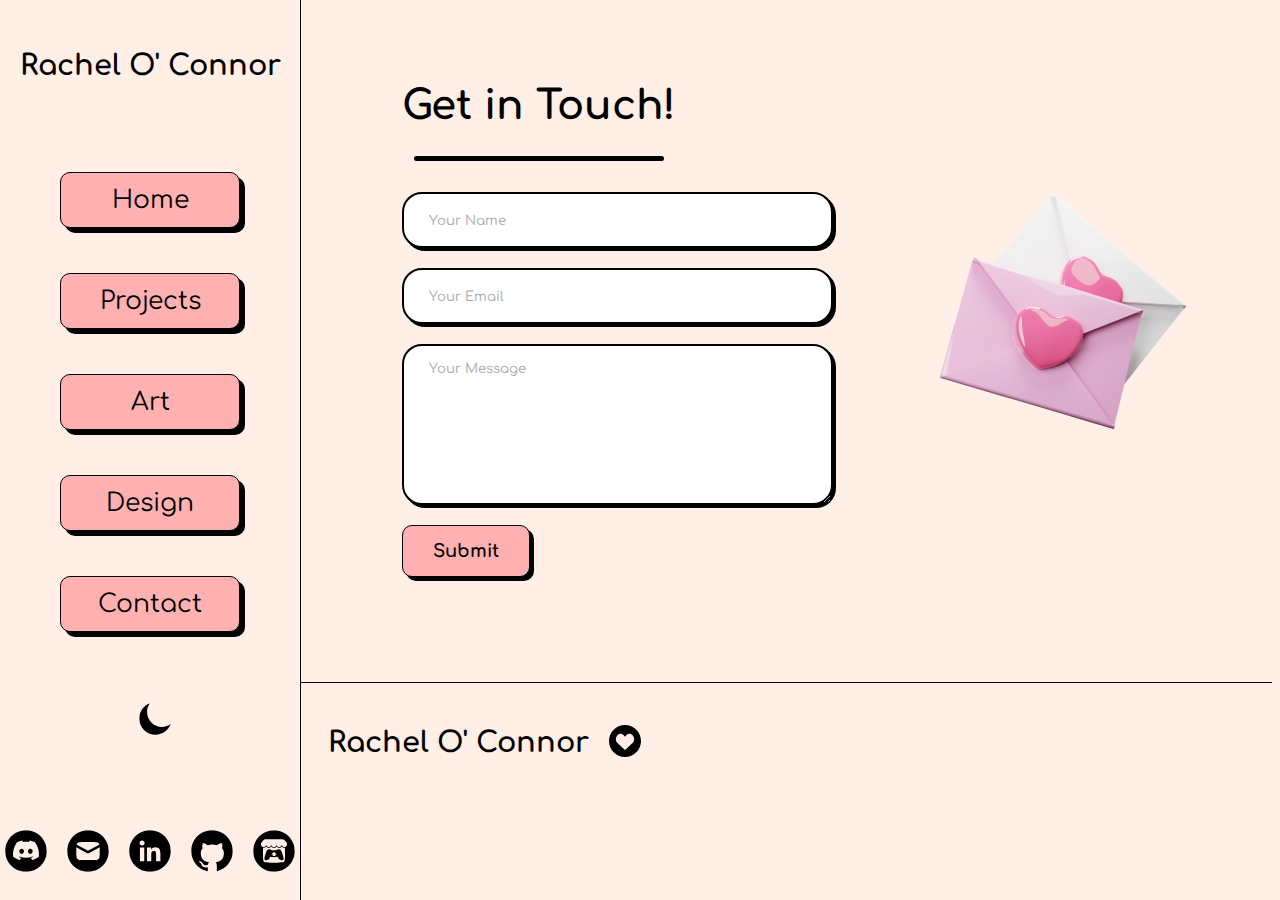
<file: contact.html>
<!DOCTYPE html>
<html lang="en">

    <head>
        <meta charset="UTF-8">
        <meta name="viewport" content="width=device-width, initial-scale=1.0">
        <title>Contact</title>

        <link rel="icon" href="favicon.ico" type="image/x-icon">
        <link rel="icon" type="image/png" href="assets/icons/favicon-96x96.png" sizes="96x96">

        <link rel="stylesheet" href="assets/css/screen.css">
        <link rel="stylesheet" href="assets/css/contact.css">

        <link rel="preconnect" href="https://fonts.googleapis.com">
        <link rel="preconnect" href="https://fonts.gstatic.com" crossorigin>
        <link href="https://fonts.googleapis.com/css2?family=Comfortaa:wght@300..700&display=swap" rel="stylesheet">

    </head>

    <body>

        <div class="sidenav">

            <h1>Rachel O' Connor</h1>
    
            <div class="links">
                <a onclick="transitionToPage('index.html')">Home</a>
                <a onclick="transitionToPage('projects.html')">Projects</a>
                <a onclick="transitionToPage('art.html')">Art</a>
                <a onclick="transitionToPage('design.html')">Design</a>
                <a>Contact</a>
            </div>
    
            <div class="modeButton" onclick="changeMode()">
                <img src="/assets/icons/moon.svg" alt="symbol to change from light to dark mode and vice versa" id="moon">
            </div>
    
            <div class="sidefooter">
                <a href="http://discordapp.com/users/536636856822005800" target="_blank" id="discord">.</a>
    
                <a href="mailto:racheloconnor2003@gmail.com" target="_blank" id="email">.</a>
    
                <a href="https://www.linkedin.com/in/racheloc2003/" target="_blank" id="linkedin">.</a>
    
                <a href="https://github.com/RachelOConnor" target="_blank" id="github" alt="github link">.</a>

                <a href="https://goldenhugs.itch.io/" target="_blank" id="itch" alt="itch.io link">.</a>
            </div>
            
        </div>


                <!-- ! MOBILE NAVIGATION -->

                <div id="mobileNav" class="overlay">
                    <a href="javascript:void(0)" class="closebtn" onclick="closeNav()" id="closeIcon">.</a>
                    <div class="overlay-content">
                        <div class="links">
                            <a onclick="transitionToPage('index.html')">Home</a>
                            <a onclick="transitionToPage('projects.html')">Projects</a>
                            <a onclick="transitionToPage('art.html')">Art</a>
                            <a onclick="transitionToPage('design.html')">Design</a>
                            <a>Contact</a>
                        </div>
            
                        <div class="modeButton" onclick="changeMode()">
                            <img src="/assets/icons/moon.svg" alt="symbol to change from light to dark mode and vice versa" id="moon">
                        </div>
            
                        <div class="sidefooter">
            
                            <a href="http://discordapp.com/users/536636856822005800" target="_blank" id="discord">.</a>
            
                            <a href="mailto:racheloconnor2003@gmail.com" target="_blank" id="email">.</a>
                
                            <a href="https://www.linkedin.com/in/racheloc2003/" target="_blank" id="linkedin">.</a>
                
                            <a href="https://github.com/RachelOConnor" target="_blank" id="github" alt="github link">.</a>

                            <a href="https://goldenhugs.itch.io/" target="_blank" id="itch" alt="itch.io link">.</a>
            
                        </div>
            
                    </div>
                </div>
            
            
            
                <div class="nav-grid">
                    <div class="nav">
                        <h1>Rachel O' Connor</h1>
                    </div>
            
                    <div class="nav">
                        <p id="hamburger" onclick="openNav()"><img src="assets/icons/burger.svg" alt="Hamburger icon"></p>
                    </div>
                </div>
            
                <!-- ! MOBILE NAVIGATION -->



    <div class="section one">

        <div class="contact-container">
            <form action="https://api.web3forms.com/submit" method="POST" class="contact">

                <div class="contact-title">
                    <div>
                        <h2>Get in Touch!</h2>
                        <hr>
                    </div>

                    <div class="mobilePic">
                        <img src="assets/img/messages.png" alt="messages graphic">
                    </div>
                </div>

                <input type="hidden" name="access_key" value="11e70a8f-f958-48e4-a964-ac314dd54733">
                <input type="text" name="name" placeholder="Your Name" class="contact-inputs" required>
                <input type="email" name="email" placeholder="Your Email" class="contact-inputs" required>
                <textarea name="message" placeholder="Your Message" class="contact-inputs"></textarea>

                <input type="hidden" name="redirect" value="https://racheloconnor.github.io/RachelsWebsite/thanks.html">

                <button type="submit">Submit</button>
            </form>

            <div class="contact-right">
                <img src="assets/img/messages.png" alt="messages graphic">
            </div>
        </div>

    </div>


        <div class="divider"></div>

        <div class="footer">
            <h2>Rachel O' Connor</h2>
            <a id="heart"></a>
        </div>

        <script src="assets/js/script.js"></script>
    </body>
</html>
</file>
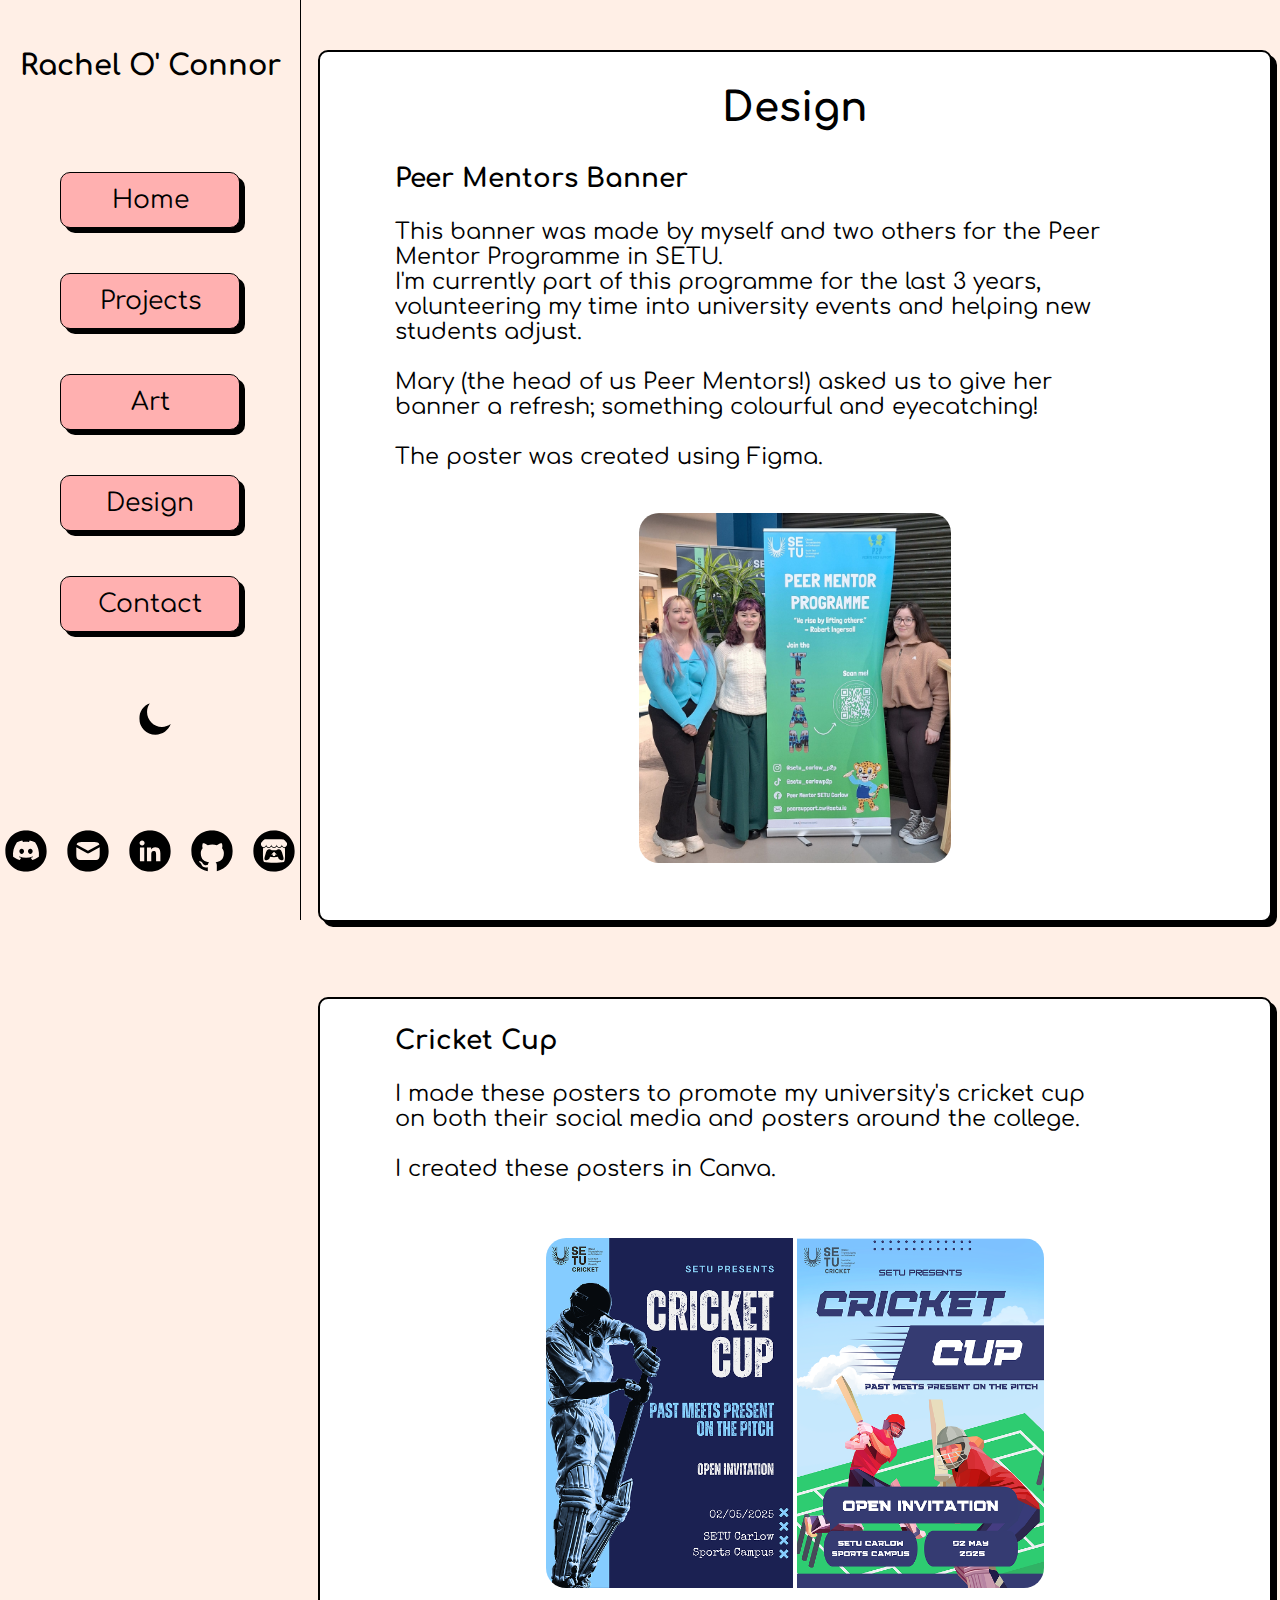
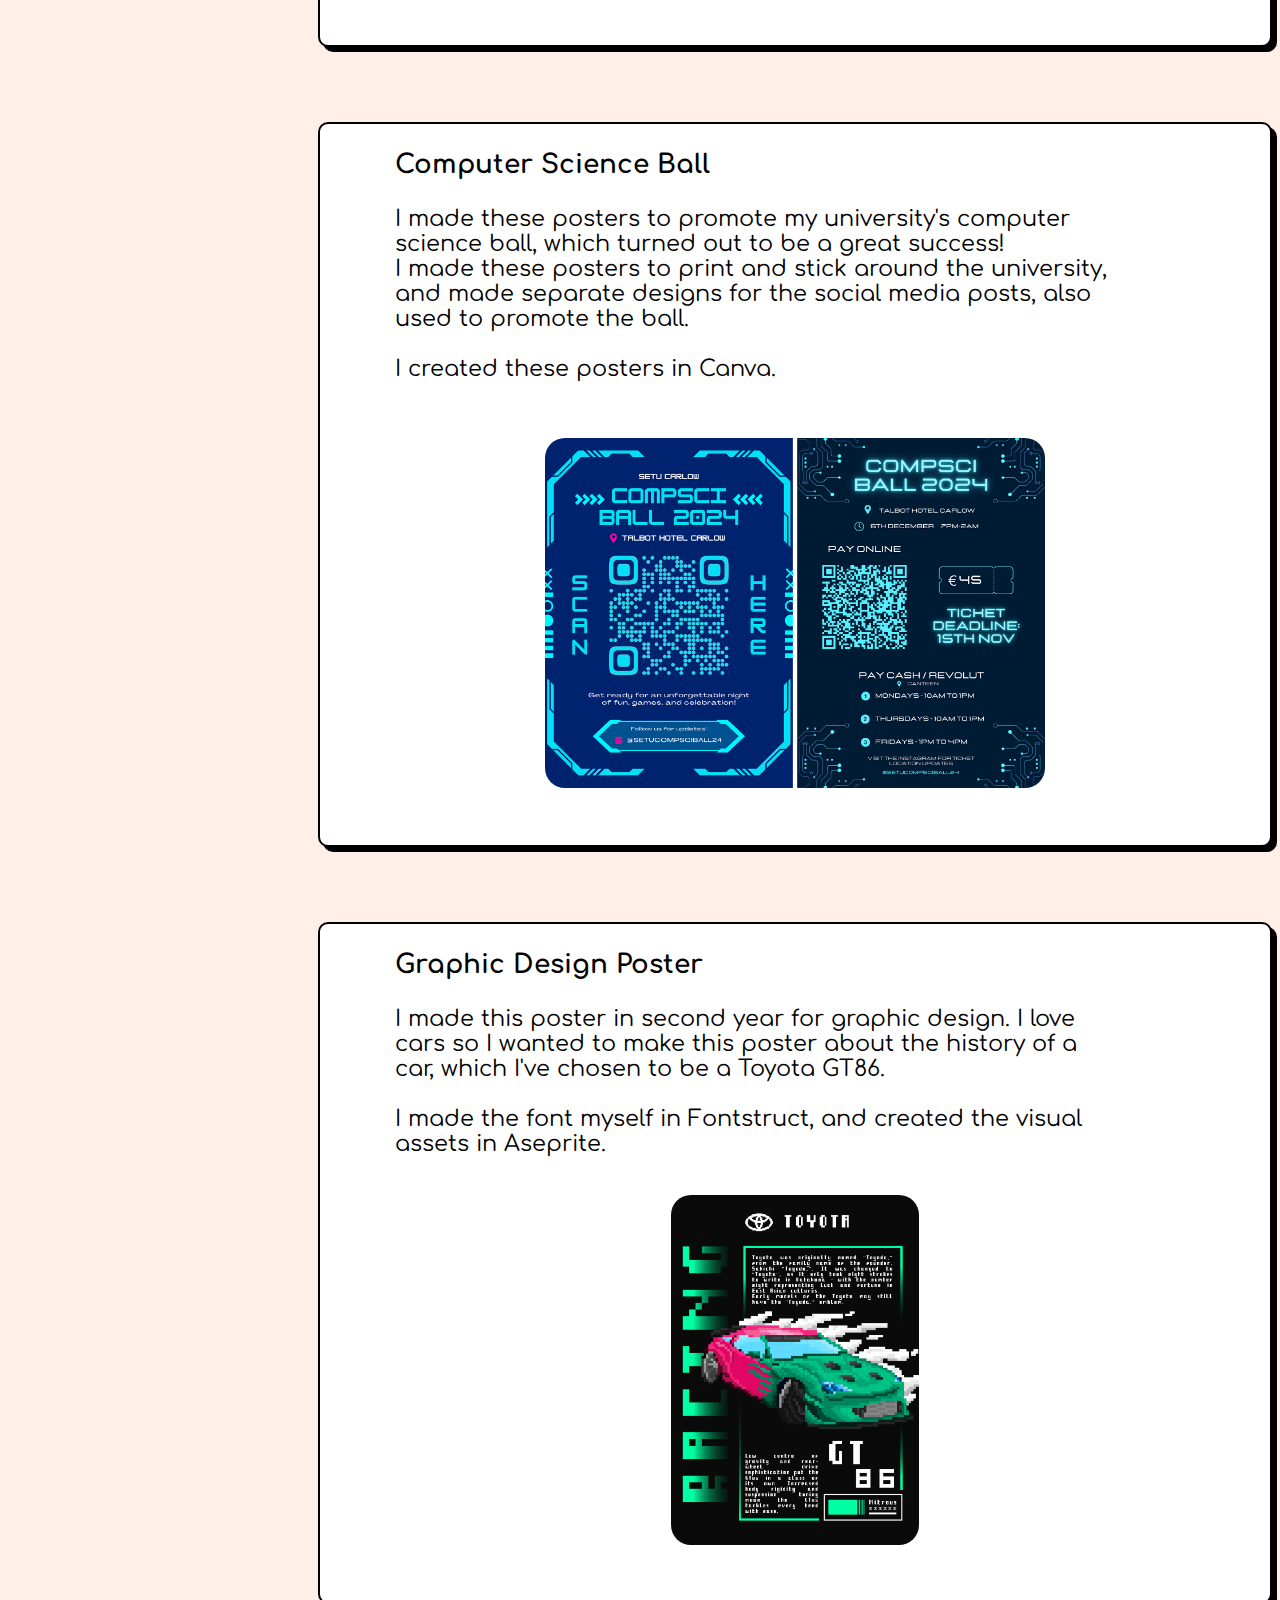
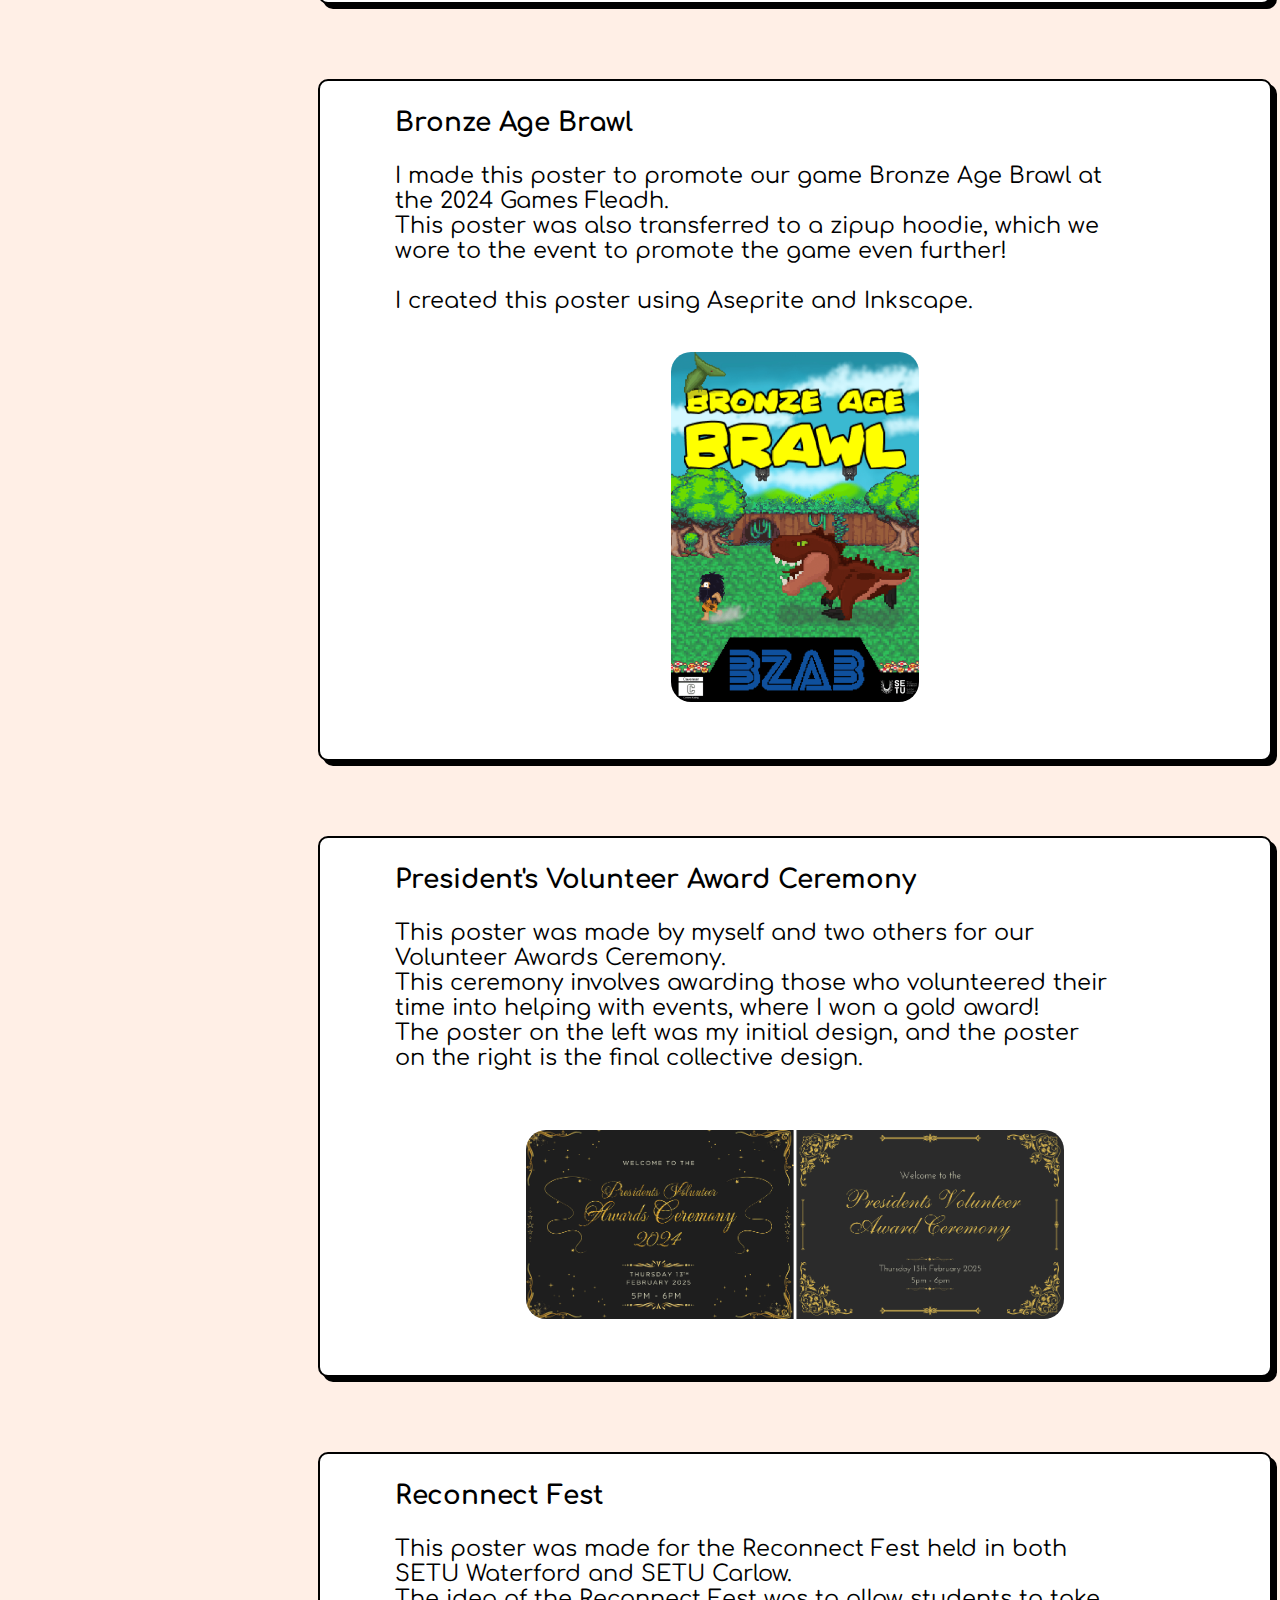
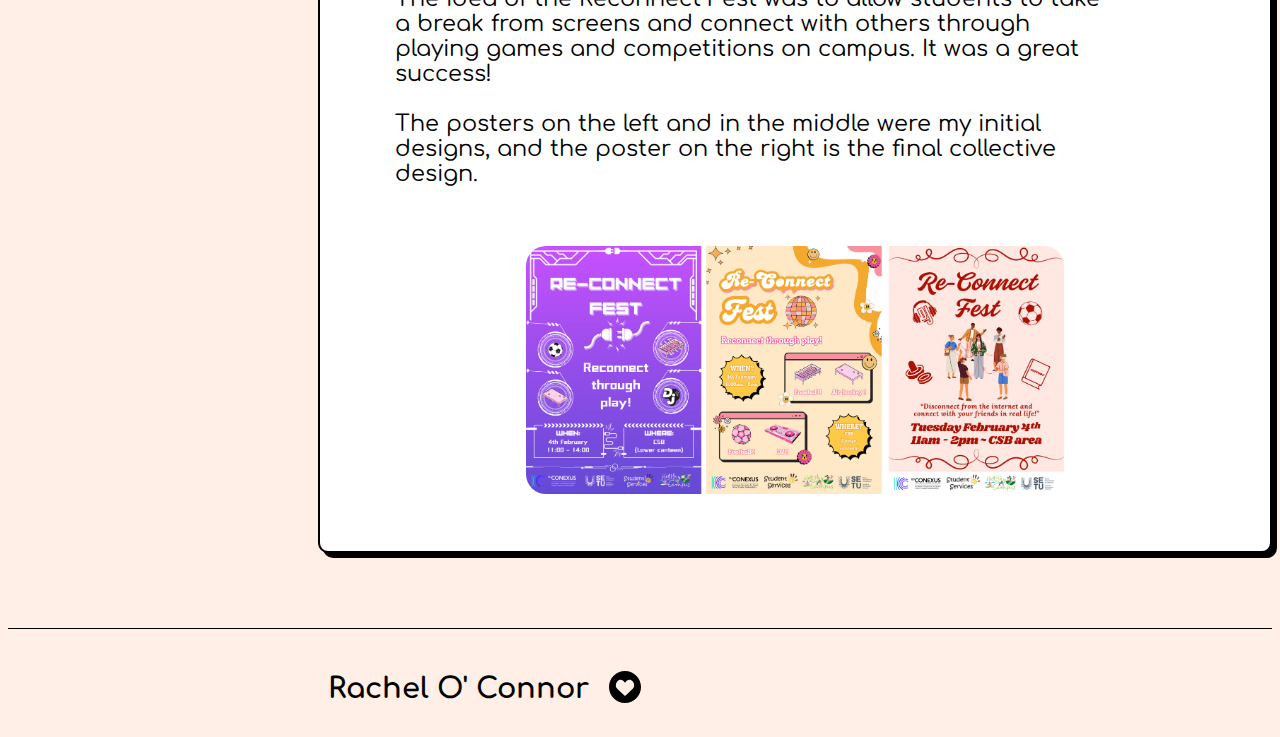
<file: design.html>
<!DOCTYPE html>
<html lang="en">

    <head>
        <meta charset="UTF-8">
        <meta name="viewport" content="width=device-width, initial-scale=1.0">
        <title>Thanks!</title>

        <link rel="icon" href="favicon.ico" type="image/x-icon">
        <link rel="icon" type="image/png" href="assets/icons/favicon-96x96.png" sizes="96x96">

        <link rel="stylesheet" href="assets/css/screen.css">
        <link rel="stylesheet" href="assets/css/design.css">

        <link rel="preconnect" href="https://fonts.googleapis.com">
        <link rel="preconnect" href="https://fonts.gstatic.com" crossorigin>
        <link href="https://fonts.googleapis.com/css2?family=Comfortaa:wght@300..700&display=swap" rel="stylesheet">
    </head>



    <body>

    <div class="sidenav">

        <h1>Rachel O' Connor</h1>

        <div class="links">
            <a onclick="transitionToPage('index.html')">Home</a>
            <a onclick="transitionToPage('projects.html')">Projects</a>
            <a onclick="transitionToPage('art.html')">Art</a>
            <a onclick="transitionToPage('design.html')">Design</a>
            <a onclick="transitionToPage('contact.html')">Contact</a>
        </div>

        <div class="modeButton" onclick="changeMode()">
            <img src="/assets/icons/moon.svg" alt="symbol to change from light to dark mode and vice versa" id="moon">
        </div>

        <div class="sidefooter">
            <a href="http://discordapp.com/users/536636856822005800" target="_blank" id="discord">.</a>

            <a href="mailto:racheloconnor2003@gmail.com" target="_blank" id="email">.</a>

            <a href="https://www.linkedin.com/in/racheloc2003/" target="_blank" id="linkedin">.</a>

            <a href="https://github.com/RachelOConnor" target="_blank" id="github" alt="github link">.</a>

            <a href="https://goldenhugs.itch.io/" target="_blank" id="itch" alt="itch.io link">.</a>
        </div>
        
    </div>


        <!-- ! MOBILE NAVIGATION -->

        <div id="mobileNav" class="overlay">
            <a href="javascript:void(0)" class="closebtn" onclick="closeNav()" id="closeIcon">.</a>
            <div class="overlay-content">
                <div class="links">
                    <a onclick="transitionToPage('index.html')">Home</a>
                    <a onclick="transitionToPage('projects.html')">Projects</a>
                    <a onclick="transitionToPage('art.html')">Art</a>
                    <a onclick="transitionToPage('design.html')">Design</a>
                    <a onclick="transitionToPage('contact.html')">Contact</a>
                </div>
    
                <div class="modeButton" onclick="changeMode()">
                    <img src="/assets/icons/moon.svg" alt="symbol to change from light to dark mode and vice versa" id="moon">
                </div>
    
                <div class="sidefooter">
    
                    <a href="http://discordapp.com/users/536636856822005800" target="_blank" id="discord">.</a>
    
                    <a href="mailto:racheloconnor2003@gmail.com" target="_blank" id="email">.</a>
        
                    <a href="https://www.linkedin.com/in/racheloc2003/" target="_blank" id="linkedin">.</a>
        
                    <a href="https://github.com/RachelOConnor" target="_blank" id="github" alt="github link">.</a>

                    <a href="https://goldenhugs.itch.io/" target="_blank" id="itch" alt="itch.io link">.</a>
    
                </div>
    
            </div>
        </div>
    
    
    
        <div class="nav-grid">
            <div class="nav">
                <h1>Rachel O' Connor</h1>
            </div>
    
            <div class="nav">
                <p id="hamburger" onclick="openNav()"><img src="assets/icons/burger.svg" alt="Hamburger icon"></p>
            </div>
        </div>
    
        <!-- ! MOBILE NAVIGATION -->


        <div class="section one">

            <h2>Design</h2>

            <div class="design-section">
    
                <div class="text">
                    <h3>Peer Mentors Banner</h3>
                    <p>
                        This banner was made by myself and two others for the Peer Mentor Programme in SETU.<br>
                        I'm currently part of this programme for the last 3 years, volunteering my time into university events and
                        helping new students adjust.<br><br>
    
                        Mary (the head of us Peer Mentors!) asked us to give her banner a refresh; something colourful and eyecatching!<br><br>
    
                        The poster was created using Figma.<br>
                    </p>
                </div>
    
                <div class="picture">
                    <img class="design-pic" src="assets/img/p2p.jpg" alt="A picture of myself and two others with our banner">
                </div>
    
            </div>
        </div>
    

        <div class="section">
    
            <div class="design-section">
    
                <div class="text">
                    <h3>Cricket Cup</h3>
                    <p>
                        I made these posters to promote my university's cricket cup on both their social media and posters around the college.<br><br>
    
                        I created these posters in Canva.<br>
                    </p>
                </div>
    
                <div class="picture">
                    <img class="design-pic" src="assets/img/cricket.png" alt="Two posters for the Cricket Cup">
                </div>
    
            </div>
        </div>

    
        <div class="section">
    
            <div class="design-section">
    
                <div class="text">
                    <h3>Computer Science Ball</h3>
                    <p>
                        I made these posters to promote my university's computer science ball, which turned out to be a great
                        success!<br>
                        I made these posters to print and stick around the university, and made separate designs for the social
                        media posts, also used to promote the ball.<br><br>
    
                        I created these posters in Canva.<br>
                    </p>
                </div>
    
                <div class="picture">
                    <img class="design-pic" src="assets/img/ballPosters.png" alt="Two images of posters used to promote the Computer Science Ball">
                </div>
    
            </div>
        </div>


        <div class="section">
    
            <div class="design-section">
    
                <div class="text">
                    <h3>Graphic Design Poster</h3>
                    <p>
                        I made this poster in second year for graphic design. I love cars so I wanted to make this poster 
                        about the history of a car, which I've chosen to be a Toyota GT86.<br><br>

                        I made the font myself in Fontstruct, and created the visual assets in Aseprite.<br>
    
                    </p>
                </div>
    
                <div class="picture">
                    <img class="design-pic" src="assets/art/carPoster.png" alt="The poster of a car I created">
                </div>
    
            </div>
        </div>


        <div class="section">
    
            <div class="design-section">
    
                <div class="text">
                    <h3>Bronze Age Brawl</h3>
                    <p>
                        I made this poster to promote our game Bronze Age Brawl at the 2024 Games Fleadh.<br>
                        This poster was also transferred to a zipup hoodie, which we wore to the event to promote the game even further!
                        <br><br>
    
                        I created this poster using Aseprite and Inkscape.<br>
                    </p>
                </div>
    
                <div class="picture">
                    <img class="design-pic" src="assets/art/bzabPoster.png" alt="The poster used to promote Bronze Age Brawl">
                </div>
    
            </div>
        </div>



        <div class="section">
    
            <div class="design-section">
    
                <div class="text">
                    <h3>President's Volunteer Award Ceremony</h3>
                    <p>
                        This poster was made by myself and two others for our Volunteer Awards Ceremony.<br>
                        This ceremony involves awarding those who volunteered their time into helping with events,
                        where I won a gold award!<br>
    
                        The poster on the left was my initial design, and the poster on the right is the final collective design.<br>
                    </p>
                </div>
    
                <div class="picture">
                    <img class="design-pic" src="assets/img/awardsPosters.png" alt="SETU's President's Volunteer Awards Ceremony poster">
                </div>
    
            </div>
        </div>


        <div class="section">
    
            <div class="design-section">
    
                <div class="text">
                    <h3>Reconnect Fest</h3>
                    <p>
                        This poster was made for the Reconnect Fest held in both SETU Waterford and SETU Carlow.<br>
                        The idea of the Reconnect Fest was to allow students to take a break from screens and connect with others
                        through playing games and competitions on campus. It was a great success!<br><br>
    
                        The posters on the left and in the middle were my initial designs, and the poster on the right is the final collective design.<br>
                    </p>
                </div>
    
                <div class="picture">
                    <img class="design-pic" src="assets/img/reconnectPoster.png" alt="A poster for the Reconnect Fest in SETU">
                </div>
    
            </div>
        </div>




        <div class="divider"></div>

        <div class="footer">
            <h2>Rachel O' Connor</h2>
            <a id="heart"></a>
        </div>

        <script src="assets/js/script.js"></script>
    </body>
</html>
</file>
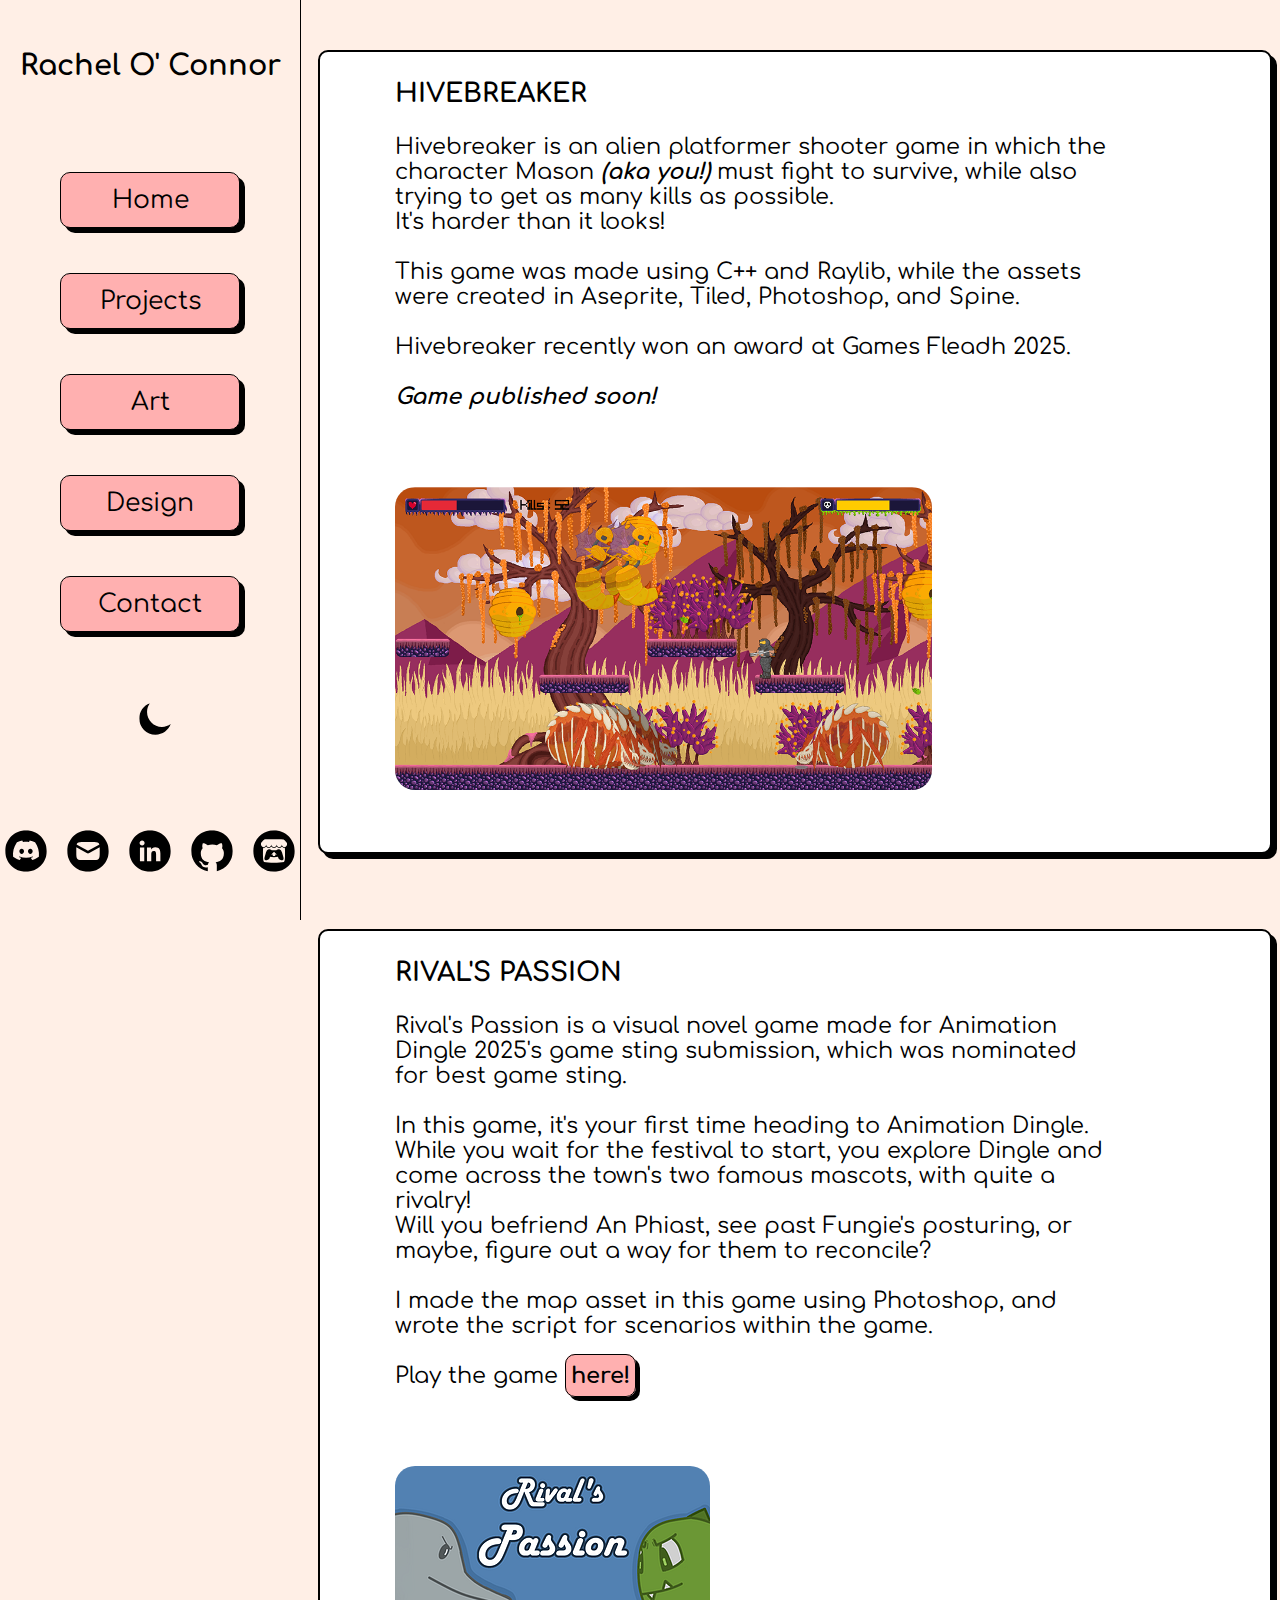
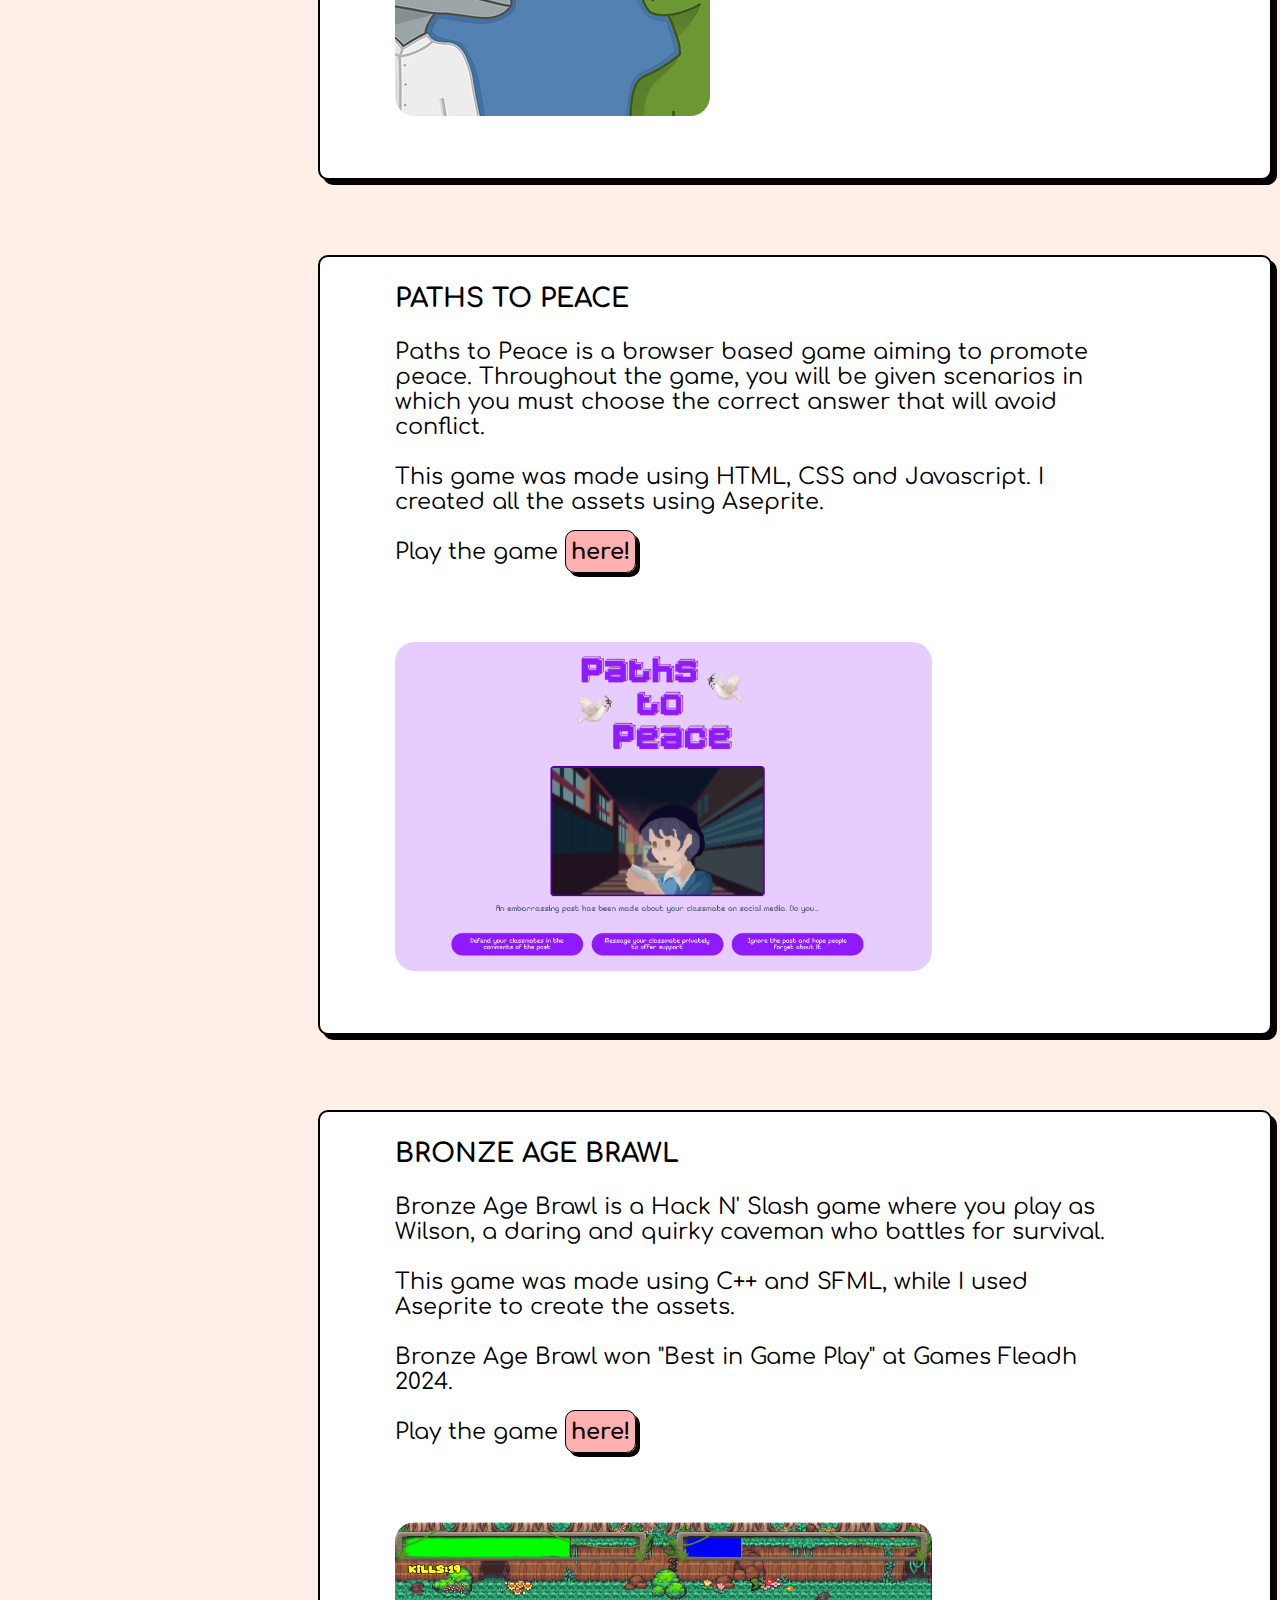
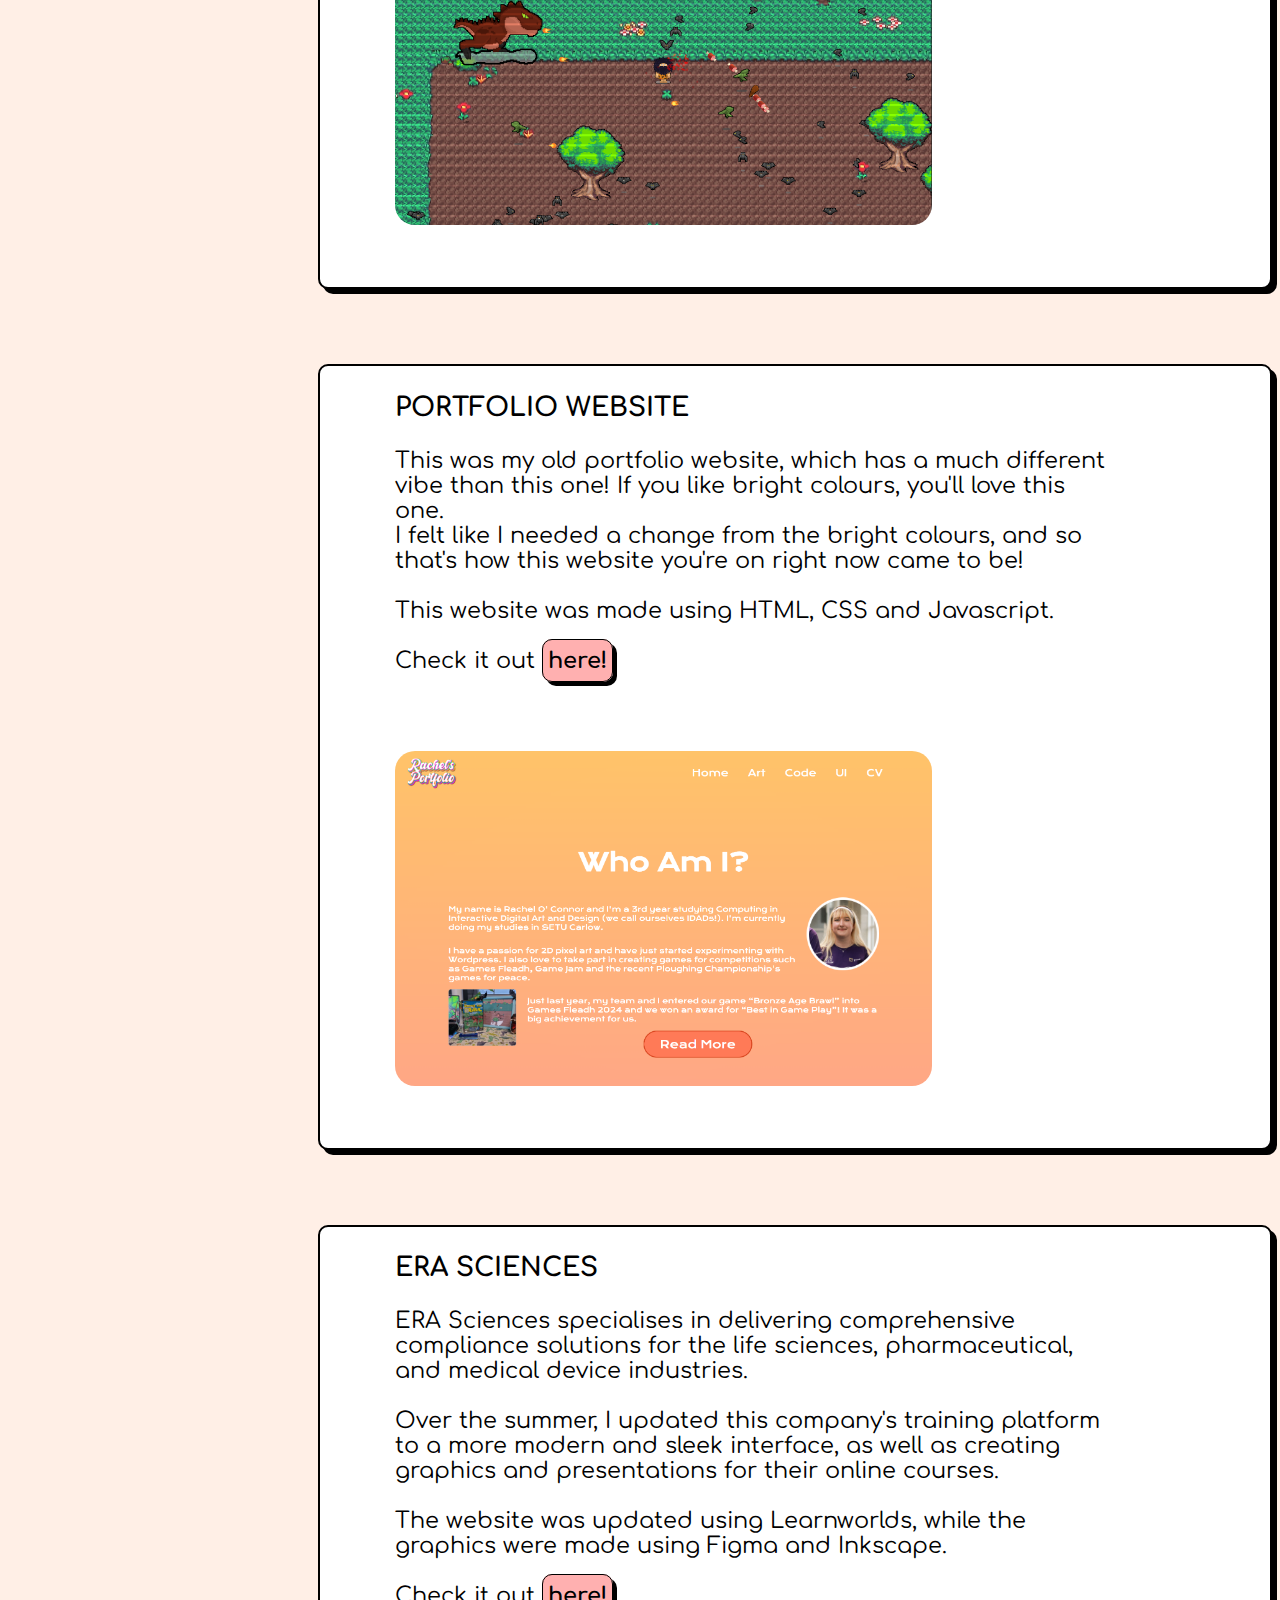
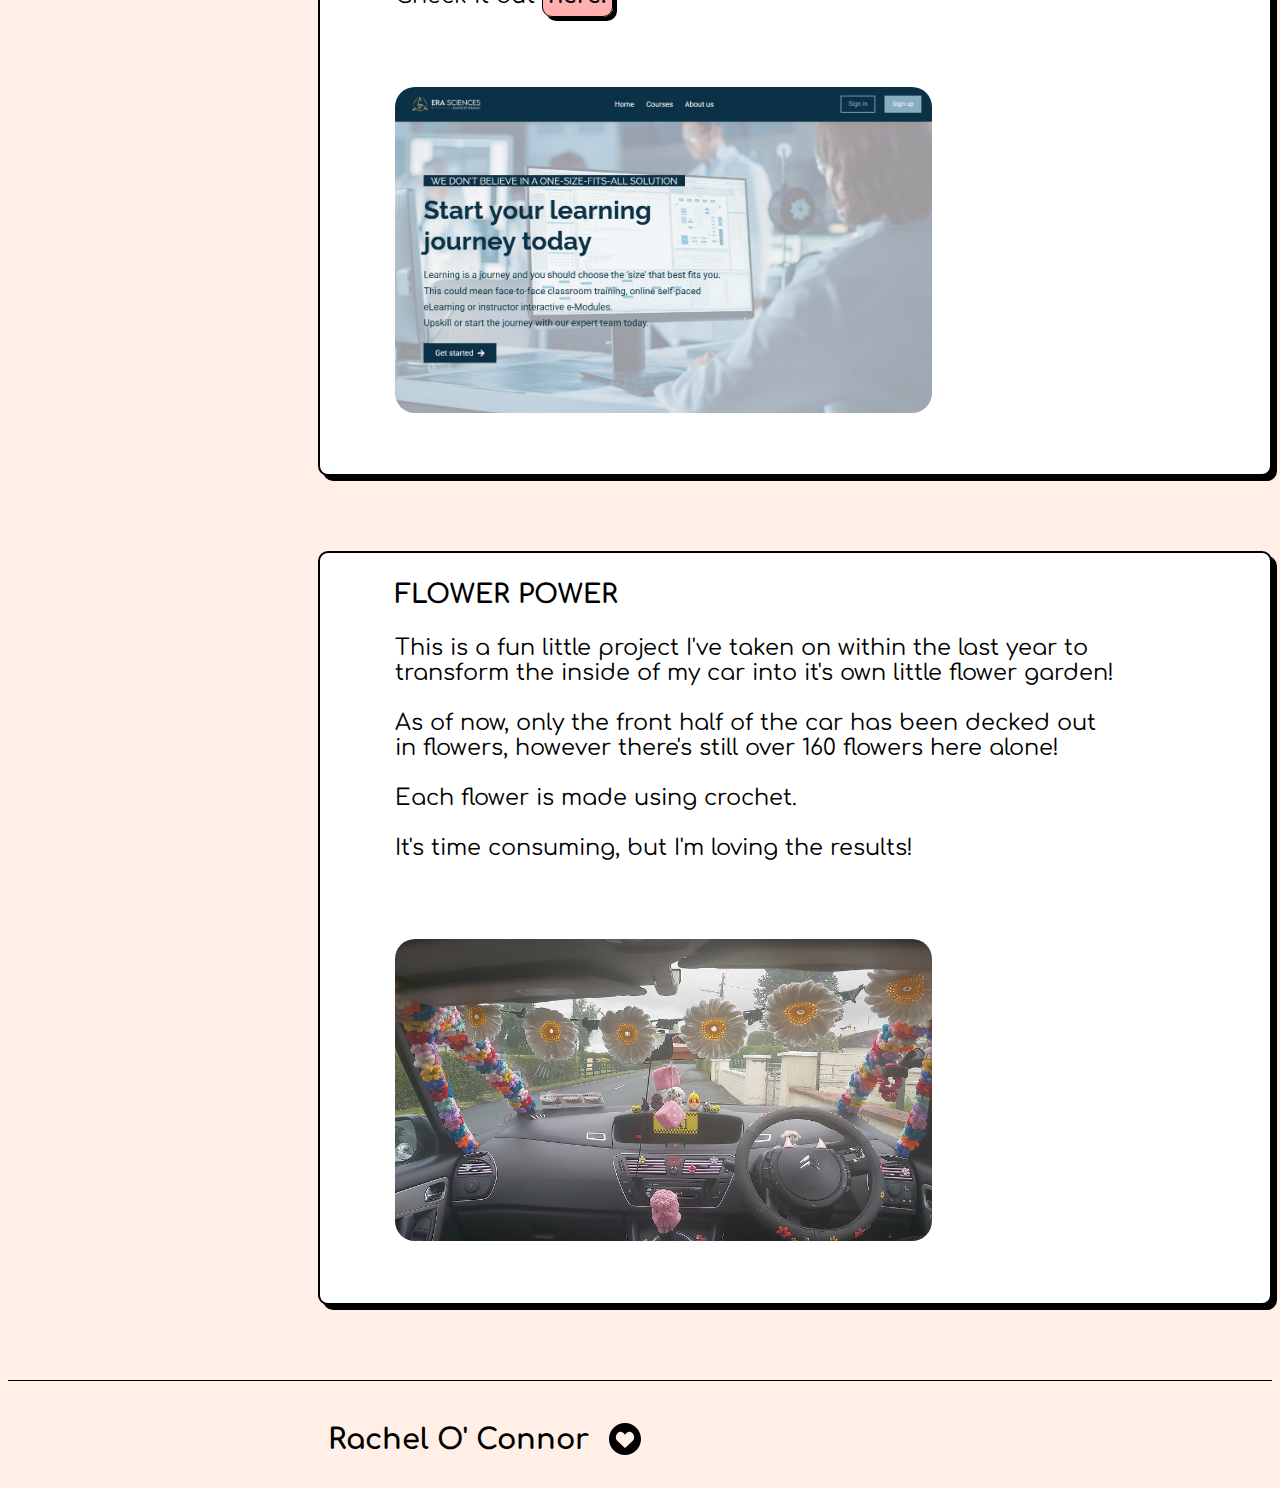
<file: projects.html>
<!DOCTYPE html>
<html lang="en">

    <head>
        <meta charset="UTF-8">
        <meta name="viewport" content="width=device-width, initial-scale=1.0">
        <title>Projects</title>

        <link rel="icon" href="favicon.ico" type="image/x-icon">
        <link rel="icon" type="image/png" href="assets/icons/favicon-96x96.png" sizes="96x96">

        <link rel="stylesheet" href="assets/css/screen.css">
        <link rel="stylesheet" href="assets/css/projects.css">

        <link rel="preconnect" href="https://fonts.googleapis.com">
        <link rel="preconnect" href="https://fonts.gstatic.com" crossorigin>
        <link href="https://fonts.googleapis.com/css2?family=Comfortaa:wght@300..700&display=swap" rel="stylesheet">
    </head>



    <body>

    <div class="sidenav">

        <h1>Rachel O' Connor</h1>

        <div class="links">
            <a onclick="transitionToPage('index.html')">Home</a>
            <a>Projects</a>
            <a onclick="transitionToPage('art.html')">Art</a>
            <a onclick="transitionToPage('design.html')">Design</a>
            <a onclick="transitionToPage('contact.html')">Contact</a>
        </div>

        <div class="modeButton" onclick="changeMode()">
            <img src="/assets/icons/moon.svg" alt="symbol to change from light to dark mode and vice versa" id="moon">
        </div>

        <div class="sidefooter">
            <a href="http://discordapp.com/users/536636856822005800" target="_blank" id="discord">.</a>

            <a href="mailto:racheloconnor2003@gmail.com" target="_blank" id="email">.</a>

            <a href="https://www.linkedin.com/in/racheloc2003/" target="_blank" id="linkedin">.</a>

            <a href="https://github.com/RachelOConnor" target="_blank" id="github" alt="github link">.</a>

            <a href="https://goldenhugs.itch.io/" target="_blank" id="itch" alt="itch.io link">.</a>
        </div>
        
    </div>


        <!-- ! MOBILE NAVIGATION -->

        <div id="mobileNav" class="overlay">
            <a href="javascript:void(0)" class="closebtn" onclick="closeNav()" id="closeIcon">.</a>
            <div class="overlay-content">
                <div class="links">
                    <a onclick="transitionToPage('index.html')">Home</a>
                    <a>Projects</a>
                    <a onclick="transitionToPage('art.html')">Art</a>
                    <a onclick="transitionToPage('design.html')">Design</a>
                    <a onclick="transitionToPage('contact.html')">Contact</a>
                </div>
    
                <div class="modeButton" onclick="changeMode()">
                    <img src="/assets/icons/moon.svg" alt="symbol to change from light to dark mode and vice versa" id="moon">
                </div>
    
                <div class="sidefooter">
    
                    <a href="http://discordapp.com/users/536636856822005800" target="_blank" id="discord">.</a>
    
                    <a href="mailto:racheloconnor2003@gmail.com" target="_blank" id="email">.</a>
        
                    <a href="https://www.linkedin.com/in/racheloc2003/" target="_blank" id="linkedin">.</a>
        
                    <a href="https://github.com/RachelOConnor" target="_blank" id="github" alt="github link">.</a>

                    <a href="https://goldenhugs.itch.io/" target="_blank" id="itch" alt="itch.io link">.</a>
    
                </div>
    
            </div>
        </div>
    
    
    
        <div class="nav-grid">
            <div class="nav">
                <h1>Rachel O' Connor</h1>
            </div>
    
            <div class="nav">
                <p id="hamburger" onclick="openNav()"><img src="assets/icons/burger.svg" alt="Hamburger icon"></p>
            </div>
        </div>
    
        <!-- ! MOBILE NAVIGATION -->


    <div class="section one">

        <div class="project-section">

            <div class="text">
                <h3>HIVEBREAKER</h3>
                <p>
                    Hivebreaker is an alien platformer shooter game in which the character Mason 
                    <span style="font-style: italic; font-weight: bold;">(aka you!)</span> 
                    must fight to survive, while also trying to get as many kills as possible.<br>
                    It's harder than it looks!<br><br>

                    This game was made using C++ and Raylib, while the assets were created in Aseprite, Tiled, Photoshop, and Spine.<br><br>

                    Hivebreaker recently won an award at Games Fleadh 2025.<br><br>

                    <span style="font-style: italic; font-weight: bold;">Game published soon!</span> 
                </p>
            </div>

            <div class="picture">
                <img class="projects-pic" src="assets/img/hivebreakerss.png" alt="Screenshot from the Hivebreaker game">
            </div>

        </div>
    </div>

    <div class="section">

        <div class="project-section">

            <div class="text">
                <h3>RIVAL'S PASSION</h3>
                <p>
                    Rival's Passion is a visual novel game made for Animation Dingle 2025's game sting submission, which was nominated for best game sting.<br><br>

                    In this game, it's your first time heading to Animation Dingle. While you wait for the festival to start, you explore Dingle and come across
                    the town's two famous mascots, with quite a rivalry!<br>
                    Will you befriend An Phiast, see past Fungie's posturing, or maybe, figure out a way for them to reconcile?<br><br>

                    I made the map asset in this game using Photoshop, and wrote the script for scenarios within the game.<br><br>

                    Play the game <a class="project-links" target="_blank" href="https://matak12m.itch.io/rivals-passion">here!</a>
                </p>
            </div>

            <div class="picture">
                <img class="projects-pic" src="assets/img/phiast.png" alt="The game thumbnail for Rival's Passion">
            </div>

        </div>
    </div>

    <div class="section">

        <div class="project-section">

            <div class="text">
                <h3>PATHS TO PEACE</h3>
                <p>
                    Paths to Peace is a browser based game aiming to promote peace. Throughout the game, you will be given scenarios in which
                    you must choose the correct answer that will avoid conflict.<br><br>

                    This game was made using HTML, CSS and Javascript. I created all the assets using Aseprite.<br><br>

                    Play the game <a class="project-links" target="_blank" href="https://racheloconnor.github.io/PathsToPeace/">here!</a>
                </p>
            </div>

            <div class="picture">
                <img class="projects-pic" src="assets/img/p2pss.png" alt="Screenshot from the Paths to Peace game">
            </div>

        </div>
    </div>




    <div class="section">

        <div class="project-section">

            <div class="text">
                <h3>BRONZE AGE BRAWL</h3>
                <p>
                    Bronze Age Brawl is a Hack N' Slash game where you play as Wilson, a daring and quirky caveman who battles
                    for survival.<br><br>

                    This game was made using C++ and SFML, while I used Aseprite to create the assets.<br><br>

                    Bronze Age Brawl won "Best in Game Play" at Games Fleadh 2024.<br><br>

                    Play the game <a class="project-links" target="_blank" href="https://scaldypanda.itch.io/bronze-age-brawl">here!</a>
                </p>
            </div>

            <div class="picture">
                <img class="projects-pic" src="assets/img/bzabss.png" alt="Screenshot from the Bronze Age Brawl game">
            </div>

        </div>
    </div>

    <div class="section">

        <div class="project-section">

            <div class="text">
                <h3>PORTFOLIO WEBSITE</h3>
                <p>
                    This was my old portfolio website, which has a much different vibe than this one! 
                    If you like bright colours, you'll love this one.<br>
                    I felt like I needed a change from the bright colours, and so that's how this
                    website you're on right now came to be!<br><br>

                    This website was made using HTML, CSS and Javascript.<br><br>

                    Check it out <a class="project-links" target="_blank" href="https://racheloconnor.github.io/Portfolio-Website/">here!</a>
                </p>
            </div>

            <div class="picture">
                <img class="projects-pic" src="assets/img/oldWebsitess.png" alt="Screenshot of my old portfolio website">
            </div>

        </div>
    </div>


    <div class="section">

        <div class="project-section">

            <div class="text">
                <h3>ERA SCIENCES</h3>
                <p>
                    ERA Sciences specialises in delivering comprehensive compliance solutions for the life sciences, 
                    pharmaceutical, and medical device industries.<br><br>
                    Over the summer, I updated this company's training platform to a more modern and sleek interface, 
                    as well as creating graphics and presentations for their online courses.<br><br>

                    The website was updated using Learnworlds, while the graphics were made using Figma and Inkscape.<br><br>

                    Check it out <a class="project-links" target="_blank" href="https://eflex.erasciences.com/home">here!</a>

                </p>
            </div>

            <div class="picture">
                <img class="projects-pic" src="assets/img/ERAss.png" alt="Screenshot of the ERA Sciences training platform">
            </div>

        </div>
    </div>




    <div class="section">

        <div class="project-section">

            <div class="text">
                <h3>FLOWER POWER</h3>
                <p>
                    This is a fun little project I've taken on within the last year to transform the inside of my car into it's own little flower garden!<br><br>
                    As of now, only the front half of the car has been decked out in flowers, however there's still over 160 flowers here alone!<br><br>

                    Each flower is made using crochet.<br><br>
                    
                    It's time consuming, but I'm loving the results!
                </p>
            </div>

            <div class="picture">
                <img class="projects-pic" src="assets/img/car.png" alt="Picture of crocheted flowers in the car">
            </div>

        </div>
    </div>


    <div class="divider"></div>

    <div class="footer">
        <h2>Rachel O' Connor</h2>
        <a id="heart"></a>
    </div>

    <script src="assets/js/script.js"></script>
    </body>

</html>
</file>
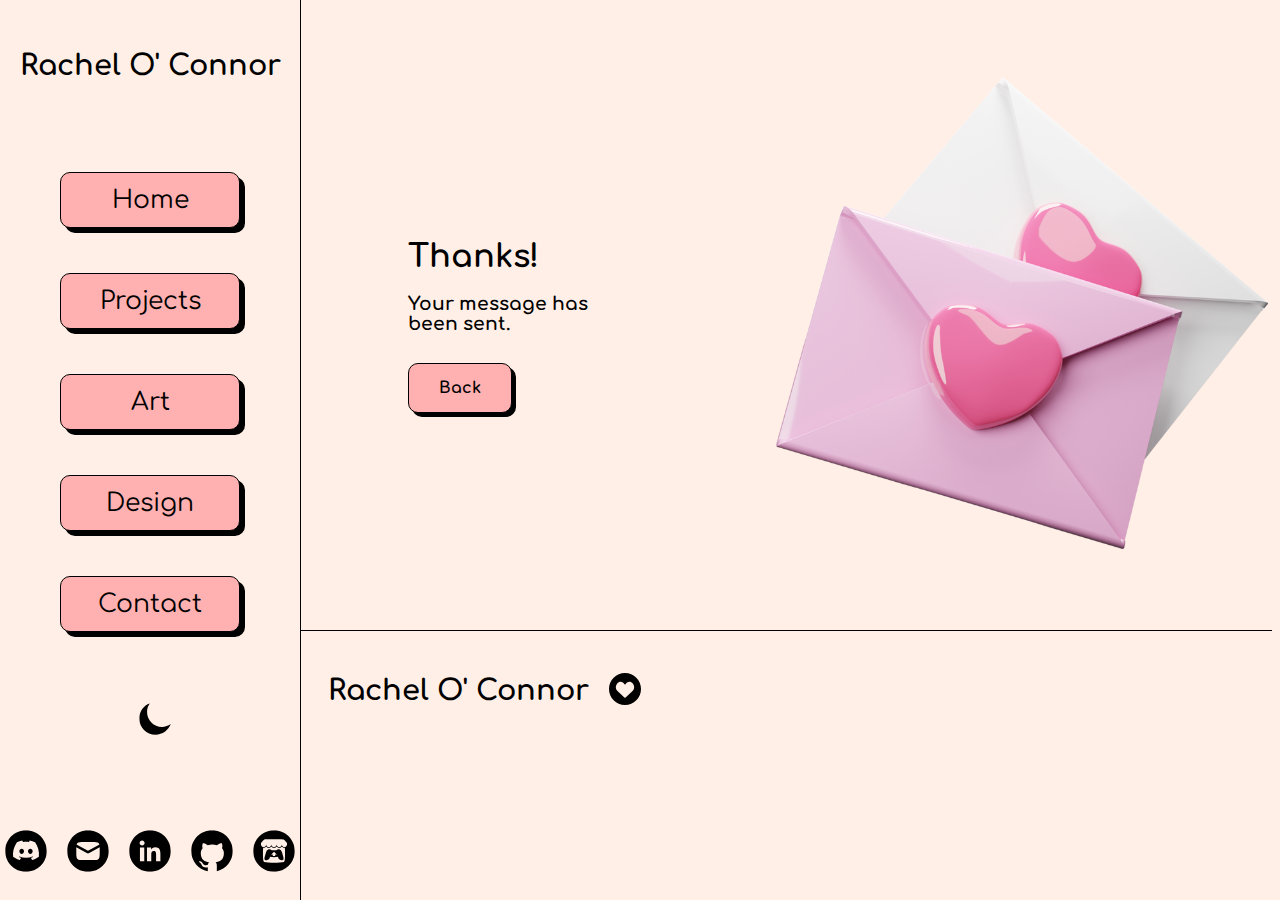
<file: thanks.html>
<!DOCTYPE html>
<html lang="en">

    <head>
        <meta charset="UTF-8">
        <meta name="viewport" content="width=device-width, initial-scale=1.0">
        <title>Thanks!</title>

        <link rel="icon" href="favicon.ico" type="image/x-icon">
        <link rel="icon" type="image/png" href="assets/icons/favicon-96x96.png" sizes="96x96">

        <link rel="stylesheet" href="assets/css/screen.css">
        <link rel="stylesheet" href="assets/css/thanks.css">

        <link rel="preconnect" href="https://fonts.googleapis.com">
        <link rel="preconnect" href="https://fonts.gstatic.com" crossorigin>
        <link href="https://fonts.googleapis.com/css2?family=Comfortaa:wght@300..700&display=swap" rel="stylesheet">
    </head>



    <body>

    <div class="sidenav">

        <h1>Rachel O' Connor</h1>

        <div class="links">
            <a onclick="transitionToPage('index.html')">Home</a>
            <a onclick="transitionToPage('projects.html')">Projects</a>
            <a onclick="transitionToPage('art.html')">Art</a>
            <a onclick="transitionToPage('design.html')">Design</a>
            <a onclick="transitionToPage('contact.html')">Contact</a>
        </div>

        <div class="modeButton" onclick="changeMode()">
            <img src="/assets/icons/moon.svg" alt="symbol to change from light to dark mode and vice versa" id="moon">
        </div>

        <div class="sidefooter">
            <a href="http://discordapp.com/users/536636856822005800" target="_blank" id="discord">.</a>

            <a href="mailto:racheloconnor2003@gmail.com" target="_blank" id="email">.</a>

            <a href="https://www.linkedin.com/in/racheloc2003/" target="_blank" id="linkedin">.</a>

            <a href="https://github.com/RachelOConnor" target="_blank" id="github" alt="github link">.</a>

            <a href="https://goldenhugs.itch.io/" target="_blank" id="itch" alt="itch.io link">.</a>
        </div>
        
    </div>


        <!-- ! MOBILE NAVIGATION -->

        <div id="mobileNav" class="overlay">
            <a href="javascript:void(0)" class="closebtn" onclick="closeNav()" id="closeIcon">.</a>
            <div class="overlay-content">
                <div class="links">
                    <a onclick="transitionToPage('index.html')">Home</a>
                    <a onclick="transitionToPage('projects.html')">Projects</a>
                    <a onclick="transitionToPage('art.html')">Art</a>
                    <a onclick="transitionToPage('design.html')">Design</a>
                    <a onclick="transitionToPage('contact.html')">Contact</a>
                </div>
    
                <div class="modeButton" onclick="changeMode()">
                    <img src="/assets/icons/moon.svg" alt="symbol to change from light to dark mode and vice versa" id="moon">
                </div>
    
                <div class="sidefooter">
    
                    <a href="http://discordapp.com/users/536636856822005800" target="_blank" id="discord">.</a>
    
                    <a href="mailto:racheloconnor2003@gmail.com" target="_blank" id="email">.</a>
        
                    <a href="https://www.linkedin.com/in/racheloc2003/" target="_blank" id="linkedin">.</a>
        
                    <a href="https://github.com/RachelOConnor" target="_blank" id="github" alt="github link">.</a>

                    <a href="https://goldenhugs.itch.io/" target="_blank" id="itch" alt="itch.io link">.</a>
    
                </div>
    
            </div>
        </div>
    
    
    
        <div class="nav-grid">
            <div class="nav">
                <h1>Rachel O' Connor</h1>
            </div>
    
            <div class="nav">
                <p id="hamburger" onclick="openNav()"><img src="assets/icons/burger.svg" alt="Hamburger icon"></p>
            </div>
        </div>
    
        <!-- ! MOBILE NAVIGATION -->



        <div class="thanks-container">
            
            <div class="mobilePic left">
                <img src="assets/img/messages.png" alt="messages graphic">
            </div>

                <div class="thanks-title">
                    <div>
                        <h1>Thanks!</h1>
                        <h3>Your message has been sent.</h3>
                        <button onclick="transitionToPage('contact.html')">Back</button>
                    </div>

                    <div class="mobilePic right">
                        <img src="assets/img/messages.png" alt="messages graphic">
                    </div>
                </div>


            <div class="thanks-right">
                <img src="assets/img/messages.png" alt="messages graphic">
            </div>

        </div>


        <div class="divider"></div>

        <div class="footer">
            <h2>Rachel O' Connor</h2>
            <a id="heart"></a>
        </div>

        <script src="assets/js/script.js"></script>
    </body>
</html>
</file>
<file: assets/css/screen.css>
::-webkit-scrollbar 
{
    width: 60px;
}

::-webkit-scrollbar-track 
{
    background: linear-gradient(to right, transparent 0, transparent 45%, #22222200 45%, #22222200 55%, transparent 55%, transparent 100%);
    background-size: 2px;
}

::-webkit-scrollbar-thumb 
{
    background: url(../icons/heart.svg) no-repeat center;
    background-size: 50px 50px;
    cursor: pointer;
}

html 
{
    scroll-behavior: smooth;
}

.comfortaa-font 
{
    font-family: "Comfortaa", serif;
    font-optical-sizing: auto;
    font-weight: 400;
    font-style: normal;
}

body 
{
    font-family: "Comfortaa", serif;
    background-color: #ffefe6;

    opacity: 0;
    transition: opacity .5s;
}

@keyframes fadeIn 
{
    0% { opacity: 0; }
    100% { opacity: 1; }
}

.fadeAnimation
{
    animation: fadeIn 1s;
}

.darkMode 
{
    background-color: #000;


    .sidenav
    {
        background-color: #000;
        color: white;
        border-right: 1px solid #bebebe;
    }

    .links a 
    {
        color: white;
    }

    .links a:hover 
    {
        border: 1px solid #d34141;
        box-shadow: 5px 5px  #d34141;
        background-color: #ff7d7d;
    }

    .links a:active
    {
        background-color: #ff6464;
        box-shadow: 2px 2px #d34141;
    }

    .divider
    {
        border-top: 1px solid #bebebe;
    }

    .section 
    {
        border: 2px solid #bebebe;
        box-shadow: 5px 5px  #bebebe;
    }

    .footer
    {
        color: white;
    }

    #moon
    {
        cursor: pointer;
        content:url("../icons/sun.svg")
    }

    #discord
    {
        content:url("../icons/whiteDiscord.svg")
    }

    #email
    {
        content:url("../icons/whiteEmail.svg")
    }

    #linkedin
    {
        content:url("../icons/whiteLinkedin.svg")
    }

    #github
    {
        content:url("../icons/whiteGithub.svg")
    }

    #heart
    {
        content:url("../icons/whiteHeart.svg");
    }

    #itch
    {
        content:url("../icons/whiteItch.svg");
    }

    .overlay
    {
        background-color: black;
        color: white;
    }
}

.sidenav 
{
    height: 100%;
    width: 400px;
    position: fixed;
    z-index: 1;
    top: 0;
    left: 0;
    background-color: #ffefe6;
    overflow-x: hidden;
    padding-top: 20px;
    border-right: 1px solid black;

    text-align: center;
    overflow: hidden;

    h1
    {
        margin-top: 10%;
    }
}

.links
{
    margin-top: 40%;
}


.links a
{
    /* top right bottom left*/
    margin: 15% 0px 30px 0px;
    padding: 9px 0px 9px 0px;
    text-decoration: none;
    font-size: 25px;

    color: black;

    display: block;
}

#moon
{
    cursor: pointer;
    content:url("../icons/moon.svg")
}

#discord
{
    content:url("../icons/blackDiscord.svg")
}

#email
{
    content:url("../icons/blackEmail.svg")
}

#linkedin
{
    content:url("../icons/blackLinkedin.svg")
}

#github
{
    content:url("../icons/blackGithub.svg")
}

#heart
{
    content:url("../icons/blackHeart.svg")
}

#itch
{
    content:url("../icons/blackItch.svg")
}

#heart
{
    height: 32px;
    width: 32px;
    margin-top: 22px;
    margin-left: 20px;
    transition: transform .2s;
}

#heart:hover
{
    transform: scale(1.3);
}

#moon
{
    transition: transform .2s;
}

#moon:hover
{
    transform: scale(1.3);
}

.links a:hover 
{
    background-color: #FFB0B0;
    border: 1px solid black;
    border-radius: 10px;
    margin-left: 30%;
    margin-right: 30%;
    /* top right bottom left*/
    padding: 8px 0px 8px 0px;

    box-shadow: 5px 5px  #000000;
}

.links a:active
{
    background-color: #ff9191;
    box-shadow: 2px 2px #000;
    transform: translateY(3px);
}

.modeButton
{
    padding-top: 15%;
    width: 10%;
    margin-left: 180px;
}

.sidefooter
{
    margin-top: 50%;

    a
    {
        transition: transform .2s;
    }

    a:hover
    {
        transform: scale(1.3);
    }
}

.sidefooter a
{
    padding: 3%;
}

.section 
{
    background-color: white;
    border: 2px solid black;
    border-radius: 10px;
    box-shadow: 5px 5px  #000000;
    font-size: 1.4em;

    /* top right bottom left*/
    padding: 0px 30px 30px 30px;
    margin: 50px 100px 75px 500px;
}

h2
{
    text-align: center;
    font-size: 1.8em;
}

.divider
{
    border-top: 1px solid black;
}

.section-divider
{
    border: 1px solid rgb(0, 0, 0);

    margin: 5% 5% 5% 5%;
}

.footer
{
    padding-top: 20px;
    margin-left:450px;
    display: flex;
}



/* ! ********************************************** MOBILE ONLY ************************************************** */

.overlay 
{
    height: 100%;
    width: 0;
    position: fixed;
    z-index: 2;
    top: 0;
    left: 0;
    background-color: #ffefe6;
    overflow-x: hidden;
    overflow-y: hidden;
    transition: 0.5s;
}

.overlay-content 
{
    position: relative;
    width: 100%;
    text-align: center;
    margin-top: -50px;
}

.overlay a 
{
    padding: 15px;
    text-decoration: none;
    font-size: 4vw;
    color: #ffffff;
    display: block;
    transition: 0.3s;
}

.overlay .closebtn 
{
    position: absolute;
    right: 15px;
    font-size: 50px;
}

.nav-grid
{
    visibility: hidden;
    display: none;
}

#closeIcon
{
    margin-top: 15px;
    scale: 1.3;
    content:url("../icons/xBlack.svg")
}

.stop-scrolling
{
    overflow-y: hidden;
}

@media screen and (max-width: 800px) 
{

    .darkMode
    {

        .links a
        {
            border: 1px solid #d34141;
            box-shadow: 5px 5px  #d34141;
            background-color: #ff7d7d;
            color: white;
        }
    
        .links a:active
        {
            background-color: #ff6464;
            box-shadow: 2px 2px #d34141;
        }

        .nav-grid
        {
            color: white;
            background-color: black;
            border-bottom: 2px solid white;
        }

        #closeIcon
        {
            content:url("../icons/xWhite.svg")
        }
    
    }

    .sidenav
    {
        visibility: hidden;
        display: none;
    }

    .overlay
    {
        visibility: visible;
        max-width: 100%;
    }

    .section
    {
        margin-top: 2%;
        margin-bottom: 10%;
        margin-left: 5px;
        width: 80%;
        font-size: 1em;
    }

    .nav-grid
    {
        display: flex;
        grid-template-columns: 1fr 1fr;
        visibility: visible;


        position: fixed;
        background-color: #ffefe6;
        width: 100%;
        border-bottom: 2px solid black;

        padding-left: 5%;
        padding-top: 0;
        margin-top: 0;
        top: 0;
        left: 0;

        font-size: clamp(3vw, 4vw, 4vw);
    }

    .about
    {
        margin-top: 100px;
    }

    #hamburger
    {
        margin-left: 8vw;
        margin-top: 5.3vw;
    }

    #moon
    {
        transition: transform .2s;
        scale: 1.3;
    }

    #moon:hover
    {
        transform: scale(1.5);
    }


    .sidefooter a
    {
        padding: 3%;
        scale: 1.3;
        padding-left: 5%;
        padding-right: 5%;
    }

    .sidefooter
    {
        display: flex;
        grid-template-columns: 1fr 1fr 1fr 1fr;
        justify-content: center;
        margin-top: 7vh;

        a
        {
            transition: transform .2s;
        }
    
        a:hover
        {
            transform: scale(1.5);
        }
    }

    .footer
    {
        text-align: center;
        margin-left:0;
        justify-content: center;
    }

    .links
    {
        margin-top: 20vh;
    }

    .links a
    {
        background-color: #FFB0B0;
        border: 1px solid black;
        border-radius: 10px;
        color: black;

        /* top right bottom left*/
        padding: 15px 0px 15px 0px;
        margin: 40px 30% 40px 30%;

        box-shadow: 5px 5px  #000000;
    }

    .modeButton
    {
        width: 10%;
        margin-left: 45vw;
        margin-top: -3vh;
    }

}


/* ! ********************************************** TABLET ONLY ************************************************** */


@media screen and (min-width: 800px) and (max-width: 1300px)
{

    .darkMode
    {

        .links a
        {
            border: 1px solid #d34141;
            box-shadow: 5px 5px  #d34141;
            background-color: #ff7d7d;
            color: white;
        }
    
        .links a:active
        {
            background-color: #ff6464;
            box-shadow: 2px 2px #d34141;
        }
    
    }

    .sidenav
    {
        max-width: 300px;
    }

    .sidenav h1
    {
        font-size: 1.8em;
    }

    .section 
    {
        background-color: white;
        border: 2px solid black;
        border-radius: 10px;
        box-shadow: 5px 5px  #000000;
        font-size: 1.4em;
    
        /* top right bottom left*/
        padding: 0px 30px 30px 30px;
        margin: 50px 0px 75px 310px;
    }


    #moon
    {
        transition: transform .2s;
        scale: 1.3;
    }

    #moon:hover
    {
        transform: scale(1.5);
    }

    .links
    {
        margin-top: 10vh;
    }

    .links a
    {
        background-color: #FFB0B0;
        border: 1px solid black;
        border-radius: 10px;
        color: black;
        margin-left: 20%;
        margin-right: 20%;
        box-shadow: 5px 5px  #000000;

        /* top right bottom left*/
        padding: 13px 0px 13px 0px;
    }

    .links a:active
    {
        margin-left: 20%;
        margin-right: 20%;

        /* top right bottom left*/
        padding: 13px 0px 13px 0px;
    }

    .modeButton
    {
        width: 10%;
        margin-left: 140px;
        margin-top: 10%;
    }

    .sidefooter a
    {
        padding: 3%;
        scale: 1.3;
        padding-left: 5%;
        padding-right: 5%;
    }

    .sidefooter
    {
        display: flex;
        grid-template-columns: 1fr 1fr 1fr 1fr;
        justify-content: center;
        margin-top: 10vh;

        a
        {
            transition: transform .2s;
        }
    
        a:hover
        {
            transform: scale(1.5);
        }
    }

        ::-webkit-scrollbar 
    {
        width: 50px;
    }

    ::-webkit-scrollbar-track 
    {
        background-size: 3px;
    }

    .footer
    {
        width: 45%;
        margin-left: 320px;
    }

    .sidenav
    {
        overflow: hidden;
    }

}


/* ! ********************************************** LARGE MONITORS ONLY ************************************************** */


@media screen and (min-width: 2700px)
{
    .section
    {
        /* top right bottom left*/
        padding: 0px 0px 30px 0px;
        margin: 50px 150px 75px 550px;
    }
    
    ::-webkit-scrollbar-track 
    {
        background-size: 2px;
    }

}


@media screen and (min-height: 700px) and (min-width: 1300px) 
{
    .links
    {
        margin-top: 9vh;
    }

    .sidefooter
    {
        margin-top: 9vh;
    }

    .modeButton
    {
        margin-top: -5%;
    }
}
</file>
<file: assets/css/home.css>
#pfp
{
    width: 250px;
    border-radius: 20px;
    margin: 0 0 0 15px;
    float: right;
}

.about
{
    min-height: 400px;
    padding-left: 4%;
    padding-right: 4%;
}

.achievements-section
{
    display: grid;
    grid-template-areas:
    'text picture'
    'text picture';

    margin-left: 5%;
    margin-right: 5%;
    align-items: center;
}

.text
{
    grid-area: text;
    padding-right: 10%;
}

.picture
{
    grid-area: picture;
    justify-self: center;
}

.achievements-pic
{
    max-height: 350px;
    max-width: 700px;
    border-radius: 20px;
}

.achievements-divider
{
    border: 1px solid rgb(0, 0, 0);

    margin: 5% 5% 5% 5%;
}


/* ! ********************************************** MOBILE ONLY ************************************************** */

@media screen and (max-width: 800px) 
{
    .achievements-section
    {
        display: block;
    }

    .achievements-pic
    {
        max-width: 280px;
        border-radius: 10px;
    }

    #pfp
    {
        width: 150px;
        border-radius: 20px;
    }

    .about
    {
        min-height: 400px;
        padding-left: 30px;
        padding-right: 30px;
    }

}


/* ! ********************************************** TABLET ONLY ************************************************** */

@media screen and (min-width: 800px) and (max-width: 1800px)
{
    
    #pfp
    {
        max-width: 200px;
    }

    .achievements-section
    {
        display: block;
        margin-left: 0;
        margin-right: 0;
    }

    .achievements-pic
    {
        max-width: 46vw;
        height: auto;
    }
}


/* ! ********************************************** LARGE MONITORS ONLY ************************************************** */


@media screen and (min-width: 2700px)
{

    
}
</file>
<file: assets/css/art.css>
.darkMode
{
    .btn
    {
        background-color: #ff7d7d;
        border: 1px solid #000000;
        box-shadow: 5px 5px  #000000;
        color: white;
    }

    .btn:hover
    {
        background-color: #ff6464;
    }

    .btn:active
    {
        box-shadow: 2px 2px #000000;
    }

    .backToTop
    {
        border: 1px solid #d34141;
        box-shadow: 5px 5px #d34141;
    }

    .backToTop:active
    {
        box-shadow: 2px 2px #d34141;
    }
}

.art-container
{
    margin-top: 3%;
    display: grid;
    align-items: center;
    grid-template-columns: auto auto auto auto;
    grid-gap: 3vw 3vw;

    justify-content: space-evenly;
    align-items: center;
}

.resize
{
    max-width: 200px;
    height: auto;
    display: block;
    border-radius: 20px;
}

h1
{
    text-align: center;
}

h2
{
    text-align: center;
}

hr
{
    margin-top: 4%;
}

.btn
{
    width: 300px;
    height: 45px;
    font-family: "Comfortaa", serif;
    font-size: 1.1em;
    font-weight: bold;
    text-align: center;
    
    text-decoration: none;
    color: black;

    background-color: #FFB0B0;
    border: 1px solid black;
    box-shadow: 5px 5px black;
    border-radius: 10px;

    padding-top: 15px;
}

.buttons
{
    margin-top: 3%;
    display: flex;
    justify-content: space-evenly;
    align-items: center;
}

.btn:hover
{
    background-color: #ff9191;
}

.btn:active
{
    background-color: #ff9191;
    box-shadow: 2px 2px #000;
    transform: translateY(3px);
}

.backToTop
{
    float: right;
    margin-top: -100px;
    margin-right: 100px;
    font-size: 1.5em;
}

.adjust
{
    margin-bottom: 140px;
}


/* ! ********************************************** MOBILE ONLY ************************************************** */



@media screen and (max-width: 800px) 
{
    #top
    {
        margin-top: 100px;
    }

    .btn
    {
        width: fit-content;
        padding-left: 15px;
        padding-right: 15px;
        padding-top: 20px;
    }

    .buttons
    {
        gap: 5%;
    }

    .art-container
    {
        grid-template-columns: auto auto;
        grid-gap: 9vw 7vw;
    }

    .resize
    {
        max-width: 140px;
    }

    .backToTop
    {
        margin-right: 10px;
        font-size: 1.2em;
        padding-top: 25px;
    }

}

/* ! ********************************************** TABLET ONLY ************************************************** */


@media screen and (min-width: 800px) and (max-width: 1100px)
{

    .btn
    {
        width: fit-content;
        padding-left: 20px;
        padding-right: 20px;
        padding-top: 20px;
    }

    .art-container
    {
        grid-template-columns: auto auto;
    }

    .resize
    {
        max-width: 150px;
    }

    .backToTop
    {
        margin-right: 0;
    }
    
}


/* ! ********************************************** WEIRD IN BETWEEN SIZE ONLY ************************************************** */


@media screen and (min-width: 1100px) and (max-width: 1700px)
{
    .btn
    {
        width: fit-content;
        padding-left: 60px;
        padding-right: 60px;
        padding-top: 20px;
    }

    .art-container
    {
        grid-template-columns: auto auto;
    }

    .resize
    {
        max-width: 200px;
    }

}

/* ! ********************************************** LARGE MONITORS ONLY ************************************************** */


@media screen and (min-width: 2700px)
{
    .resize
    {
        max-width: 300px;
    }

    .backToTop
    {
        margin-right: 150px;
    }

}
</file>
<file: assets/css/contact.css>
.section
{
    background-color: transparent;
    border: none;
    box-shadow: none;
}

.darkMode
{
    .contact-title h2
    {
        color: white;
    }

    .contact-title hr
    {
        background-color: white;
    }

    .contact-inputs
    {
        border: 2px solid #bebebe;
        box-shadow: 3px 3px  #bebebe;
    }

    .section
    {
        border: none;
        box-shadow: none;
    }

    .contact button
    {
        background-color: #ff7d7d;
        border: 1px solid #d34141;
        box-shadow: 4px 4px  #d34141;
        color: white;
    }

    .contact button:active
    {
        background-color: #ff6464;
    }
}

.contact-container
{
    display: flex;
    align-items: center;
    justify-content: space-evenly;
}

.contact-right
{
    margin-left: 150px;
}

.contact
{
    display: flex;
    flex-direction: column;
    align-items: start;
    gap: 20px;
}

.contact-title h2
{
    margin-bottom: 10%;
}

.contact-title hr
{
    border: none;
    width: 250px;
    height: 5px;
    background-color: black;
    border-radius: 10px;
}

.contact-inputs
{
    width: 400px;
    height: 50px;
    border: 2px solid black;
    box-shadow: 3px 3px  #000000;
    outline: none;
    padding-left: 25px;
    color: #666;
    border-radius: 20px;

    font-family: "Comfortaa", serif;
}

.contact-inputs:focus
{
    border: 2px solid #FFB0B0;
}

.contact-inputs::placeholder
{
    color: #a9a9a9;
}

.contact textarea
{
    height: 140px;
    padding-top: 15px;
    border-radius: 20px;
}

.contact button
{
    display: flex;
    align-items: center;
    padding: 15px 30px;
    font-size: 0.8em;
    color: rgb(0, 0, 0);
    font-family: "Comfortaa", serif;
    font-weight: bolder;

    background-color: #FFB0B0;
    border: 1px solid black;
    border-radius: 10px;
    box-shadow: 4px 4px  #000000;

    cursor: pointer;
}

.contact button:hover
{
    background-color: #ff9191;
}

.contact button:active
{
    background-color: #ff9191;
    box-shadow: 2px 2px #000;
    transform: translateY(3px);
}


/* ! ********************************************** MOBILE ONLY ************************************************** */

.mobilePic
{
    visibility: hidden;
    display: none;
}

@media screen and (max-width: 800px) 
{
    .one
    {
        margin-top: 100px;
    }

    .contact-container
    {
        display: block;
        margin-bottom: 0;
    }

    .contact-right img
    {
        max-width: 200px;
    }

    .contact-right
    {
        visibility: hidden;
        display: none;
    }

    .mobilePic
    {
        visibility: visible;
        display: flex;
    }

    .mobilePic img
    {
        max-width: 100px;
        height: auto;

        margin-left: 35px;
    }

    .contact-inputs
    {
        width: 300px;
        height: 50px;
    }

    .contact-title
    {
        display: flex;
    }

    .contact-title hr 
    {
        width: 200px;
    }

    .contact button 
    {
        padding: 15px 50px;
        font-size: 1em;
        margin-top: 10px;
    }
}

/* ! ********************************************** TABLET ONLY ************************************************** */

@media screen and (min-width: 800px) and (max-width: 1100px)
{

    .contact-container
    {
        display: block;
        margin-bottom: 0;
    }

    .contact-right
    {
        visibility: hidden;
        display: none;
    }
    
    .contact-title
    {
        display: flex;
    }

    .mobilePic
    {
        visibility: visible;
        display: flex;
    }

    .mobilePic img
    {
        max-width: 120px;
        height: auto;

        margin-left: 35px;
    }
}

/* ! ********************************************** WEIRD IN BETWEEN SIZE ONLY ************************************************** */


@media screen and (min-width: 1100px) and (max-width: 1700px)
{
    .contact-right
    {
        margin-left: 50px;
    }

    .contact-right img
    {
        width: 250px;
    }
}
</file>
<file: assets/css/design.css>
.design-section
{
    display: grid;
    grid-template-areas:
    'text picture'
    'text picture';

    margin: 3% 5% 3% 5%;
    align-items: center;
}

.text
{
    grid-area: text;
    padding-right: 10%;
}

.picture
{
    grid-area: picture;
    display: flex;
    flex-direction: row;
    justify-self: center;
}

.design-pic
{
    max-height: 350px;
    max-width: 700px;

    margin-top: 7%;
    border-radius: 20px;
}

/* ! ********************************************** MOBILE ONLY ************************************************** */



@media screen and (max-width: 800px) 
{
    .one
    {
        margin-top: 100px;
    }

    .design-section
    {
        display: block;
    }

    .design-pic
    {
        max-width: 250px;
        margin-left: -10px;
    }
}


/* ! ********************************************** TABLET ONLY ************************************************** */


@media screen and (min-width: 800px) and (max-width: 1100px)
{
    .design-section
    {
        display: block;
    }

    .design-pic
    {
        max-width: 42vw;
    }


}

/* ! ********************************************** WEIRD IN BETWEEN SIZE ONLY ************************************************** */


@media screen and (min-width: 1100px) and (max-width: 1700px)
{
    .design-section
    {
        display: block;
    }

    .design-pic
    {
        max-width: 42vw;
    }

}
</file>
<file: assets/css/projects.css>
.darkMode
{
    .project-links
    {
        background-color: #ff7d7d;
        color: white;
    }

    .project-links:hover
    {
        background-color: #ff6464;
    }

    .project-links:active
    {
        background-color: #ff6464;
    }
}

.project-section
{
    display: grid;
    grid-template-areas:
    'text picture'
    'text picture';

    margin: 3% 5% 3% 5%;
    align-items: center;
}

.text
{
    grid-area: text;
    padding-right: 10%;
}

.picture
{
    grid-area: picture;
}

.projects-pic
{
    max-height: 350px;
    max-width: 700px;

    margin-top: 7%;
    border-radius: 20px;
}

.project-links
{
    text-decoration: none;
    font-weight: bolder;
    color: black;

    background-color: #FFB0B0;
    border: 1px solid black;
    border-radius: 10px;
    box-shadow: 4px 4px  #000000;

    /* top right bottom left*/
    padding: 8px 5px 8px 5px;
}

.project-links:active
{
    background-color: #ff9191;
    box-shadow: 2px 2px #000;
    transform: translateY(3px);
}


/* ! ********************************************** MOBILE ONLY ************************************************** */



@media screen and (max-width: 800px) 
{
    .one
    {
        margin-top: 100px;
    }

    .project-section
    {
        display: block;
    }

    .projects-pic
    {
        max-width: 290px;
    }
}


/* ! ********************************************** TABLET ONLY ************************************************** */


@media screen and (min-width: 800px) and (max-width: 1100px)
{
    .project-section
    {
        display: block;
    }

    .projects-pic
    {
        max-width: 42vw;
    }


}

/* ! ********************************************** WEIRD IN BETWEEN SIZE ONLY ************************************************** */


@media screen and (min-width: 1100px) and (max-width: 1700px)
{
    .project-section
    {
        display: block;
    }

    .projects-pic
    {
        max-width: 42vw;
    }

}
</file>
<file: assets/css/thanks.css>
.darkMode
{
    h1 
    {
        color: white;
    }

    h3 
    {
        color: white;
    }

    .thanks-title button
    {
        background-color: #ff7d7d;
        border: 1px solid #bebebe;
        box-shadow: 4px 4px  #bebebe;
        color: white;
    }

    .thanks-title button:active
    {
        background-color: #ff6464;
    }
}

.thanks-container
{
    display: flex;
    align-items: center;
    justify-content: space-evenly;
    margin-left: 400px;
    margin-top: 5%;
    margin-bottom: 5%;
    
    gap: 10px;
}

.thanks-right
{
    margin-left: 150px;
}

.thanks-title h1
{
    margin-bottom: 10%;
}

.thanks-title button
{
    padding: 15px 30px;
    font-size: 1em;
    color: rgb(0, 0, 0);
    font-family: "Comfortaa", serif;
    font-weight: bolder;

    background-color: #FFB0B0;
    border: 1px solid black;
    border-radius: 10px;
    box-shadow: 4px 4px  #000000;

    cursor: pointer;

    margin-top: 5%;
}

.thanks-title button:hover
{
    background-color: #ff9191;
}

.thanks-title button:active
{
    background-color: #ff9191;
    box-shadow: 2px 2px #000;
    transform: translateY(3px);
}




/* ! ********************************************** MOBILE ONLY ************************************************** */

.mobilePic
{
    visibility: hidden;
    display: none;
}

@media screen and (max-width: 800px) 
{

    .mobilePic
    {
        visibility: visible;
        display: flex;
        margin: 0;
    }
    
    .left
    {
        margin-bottom: 120px;
        margin-right: 20px;
    }

    .right 
    {
        margin-bottom: 130px;
        margin-left: 20px;
    }

    .mobilePic img 
    {
        max-width: 80px;
        height: 80px;
    }
    
    .thanks-title
    {
        display: flex;
        margin: 0px;

        text-align: center;
    }

    .thanks-right img
    {  
        visibility: hidden;
        display: none;
    }

    .thanks-container
    {
        justify-content: center;

        margin-left: 40vw;
        margin-top: 40vw;
        margin-bottom: 30vw;

    }
}

/* ! ********************************************** TABLET ONLY ************************************************** */

@media screen and (min-width: 800px) and (max-width: 1100px)
{
    .mobilePic
    {
        visibility: visible;
        display: flex;
        margin: 0;
    }
    
    .left
    {
        margin-bottom: 190px;
        margin-right: 20px;
    }

    .right 
    {
        margin-bottom: 130px;
        margin-left: 20px;
    }

    .mobilePic img 
    {
        max-width: 100px;
        height: 100px;
    }
    
    .thanks-title
    {
        display: flex;
        margin: 0px;
        font-size: 1.5em;

        text-align: center;
    }

    .thanks-right img
    {  
        visibility: hidden;
        display: none;
    }

    .thanks-container
    {
        justify-content: center;

        margin-left: 500px;
        margin-top: 20vw;
        margin-bottom: 30vw;
    }
}
</file>
